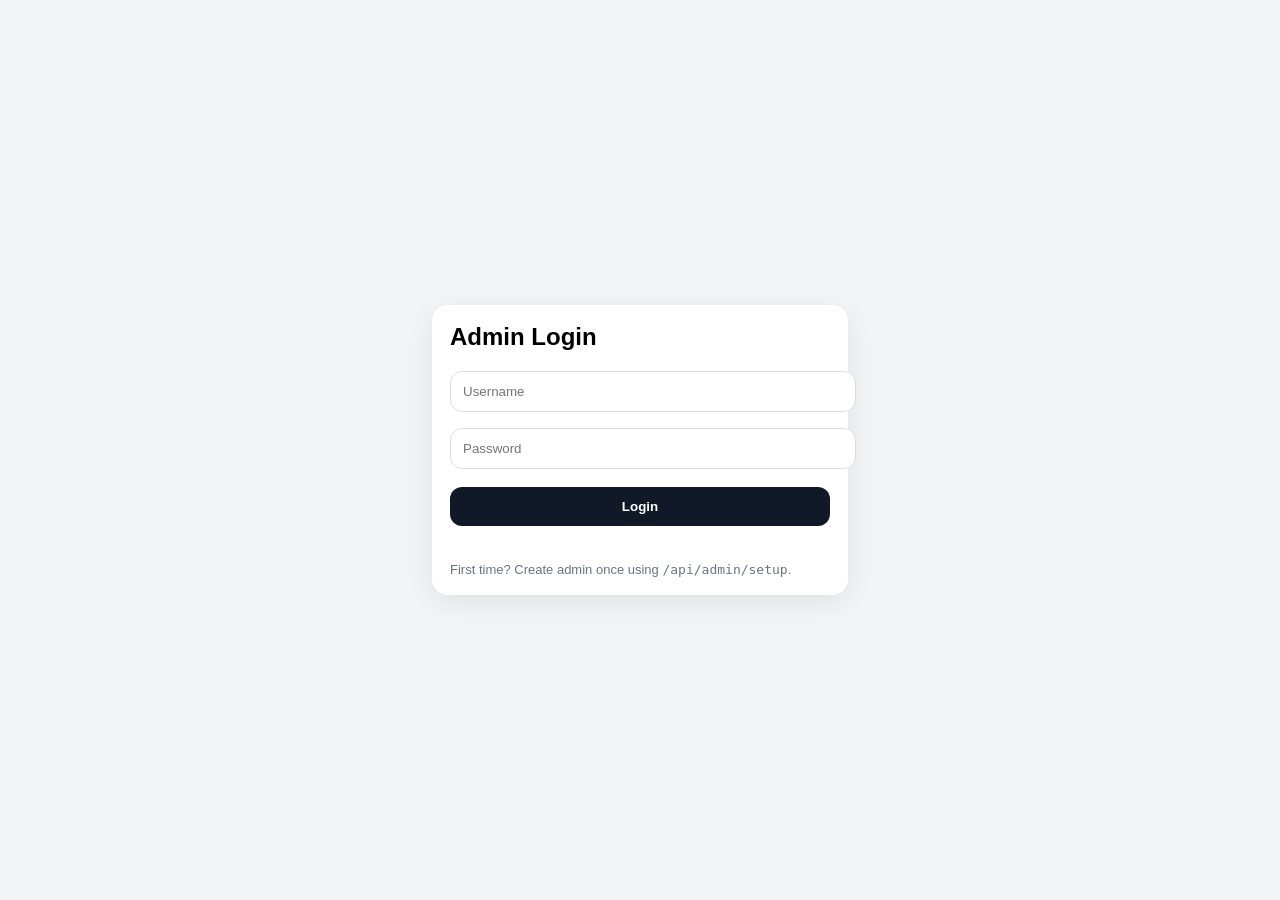
<file: admin-login.html>
<!DOCTYPE html>
<html lang="en">
<head>
  <meta charset="UTF-8" />
  <meta name="viewport" content="width=device-width, initial-scale=1.0"/>
  <title>Admin Login</title>
  <style>
    body{font-family:Arial;margin:0;background:#f3f4f6;display:flex;min-height:100vh;align-items:center;justify-content:center}
    .card{width:380px;background:#fff;border-radius:16px;padding:18px;box-shadow:0 8px 30px rgba(0,0,0,.08)}
    h2{margin:0 0 12px}
    input{width:100%;padding:12px;border:1px solid #ddd;border-radius:12px;margin:8px 0}
    button{width:100%;padding:12px;border-radius:12px;background:#111827;color:#fff;border:none;font-weight:800;cursor:pointer;margin-top:10px}
    .small{font-size:13px;color:#6b7280;margin-top:10px}
    .err{color:#b91c1c;font-size:13px;margin-top:8px;min-height:18px}
  </style>
</head>
<body>
  <div class="card">
    <h2>Admin Login</h2>
    <input id="u" placeholder="Username" />
    <input id="p" type="password" placeholder="Password" />
    <button id="loginBtn">Login</button>
    <div class="err" id="err"></div>
    <div class="small">
      First time? Create admin once using <code>/api/admin/setup</code>.
    </div>
  </div>

  <script src="admin-login.js"></script>
</body>
</html>
</file>
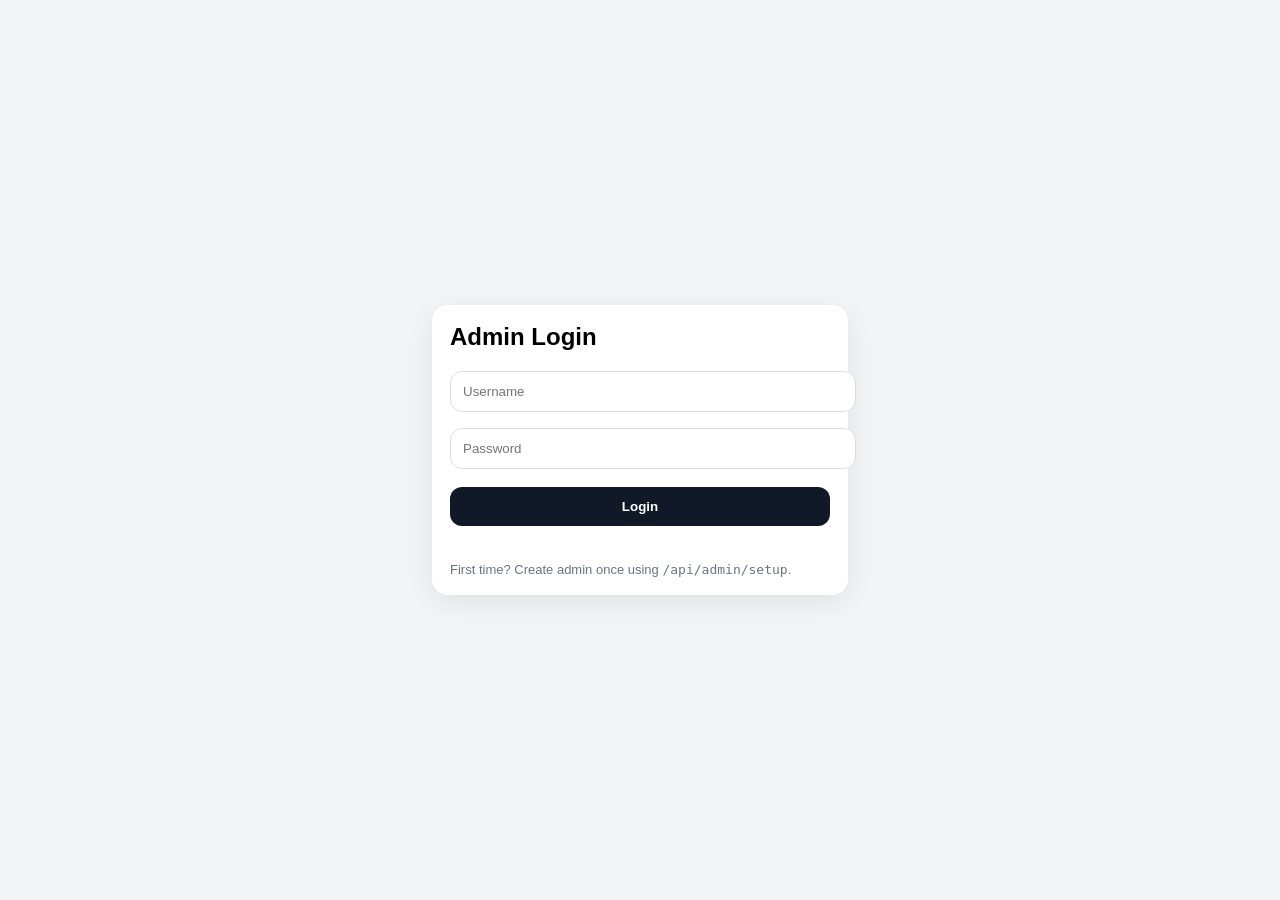
<file: admin.html>
<!DOCTYPE html>
<html lang="en">
<head>
  <meta charset="UTF-8" />
  <meta name="viewport" content="width=device-width, initial-scale=1.0"/>
  <title>Admin - Orders</title>
  <style>
    body{font-family:Arial;margin:0;background:#f3f4f6}
    .wrap{max-width:1200px;margin:24px auto;padding:0 14px}
    .card{background:#fff;border-radius:16px;padding:16px;box-shadow:0 8px 30px rgba(0,0,0,.08)}
    .top{display:flex;gap:12px;align-items:center;justify-content:space-between;flex-wrap:wrap}
    .small{color:#6b7280;font-size:13px}
    .stats{display:flex;gap:10px;flex-wrap:wrap;margin-top:12px}
    .stat{background:#fafafa;border:1px solid #eee;border-radius:14px;padding:12px;min-width:170px}
    .stat .k{color:#6b7280;font-size:12px}
    .stat .v{font-weight:800;font-size:18px;margin-top:4px}
    input{padding:10px 12px;border:1px solid #ddd;border-radius:12px;width:320px}
    .btn{padding:10px 12px;border-radius:12px;background:#111827;color:#fff;border:none;cursor:pointer;font-weight:700}
    .btn.gray{background:#374151}
    table{width:100%;border-collapse:collapse;margin-top:12px}
    th,td{padding:10px;border-bottom:1px solid #eee;text-align:left;font-size:14px;vertical-align:top}
    th{background:#fafafa}
    .items{display:flex;flex-direction:column;gap:8px}
    .item{display:flex;gap:10px;border:1px solid #eee;border-radius:14px;padding:8px;background:#fff}
    .item img{width:46px;height:46px;object-fit:cover;border-radius:12px;border:1px solid #eee}
    .badge{display:inline-block;padding:6px 10px;border-radius:999px;font-weight:800;font-size:12px}
    .pending{background:#fff7ed;color:#9a3412}
    .confirmed{background:#eff6ff;color:#1d4ed8}
    .delivered{background:#ecfdf5;color:#047857}
    .cancelled{background:#fef2f2;color:#b91c1c}
    select{padding:8px 10px;border:1px solid #ddd;border-radius:12px}
    .danger{background:#dc2626}
  </style>
</head>
<body>
  <div class="wrap">
    <div class="card">
      <div class="top">
        <div>
          <h2 style="margin:0">Admin Orders</h2>
          <div class="small">Data from <code>/api/orders</code></div>
        </div>
        <div style="display:flex;gap:10px;align-items:center;flex-wrap:wrap">
          <input id="q" placeholder="Search name / phone / address..." />
          <button class="btn" id="refreshBtn">Refresh</button>
          <button class="btn gray" onclick="location.href='/'">Home</button>
        </div>
      </div>

      <div class="stats">
        <div class="stat"><div class="k">Total Orders</div><div class="v" id="stOrders">0</div></div>
        <div class="stat"><div class="k">Total Revenue</div><div class="v" id="stRevenue">₹0</div></div>
        <div class="stat"><div class="k">Pending</div><div class="v" id="stPending">0</div></div>
        <div class="stat"><div class="k">Delivered</div><div class="v" id="stDelivered">0</div></div>
      </div>

      <table>
        <thead>
          <tr>
            <th>ID</th>
            <th>Created</th>
            <th>Customer</th>
            <th>Total</th>
            <th>Status</th>
            <th>Address</th>
            <th>Items</th>
            <th>Actions</th>
          </tr>
        </thead>
        <tbody id="rows"></tbody>
      </table>
    </div>
  </div>

  <script src="admin.js"></script>
</body>
</html>
</file>
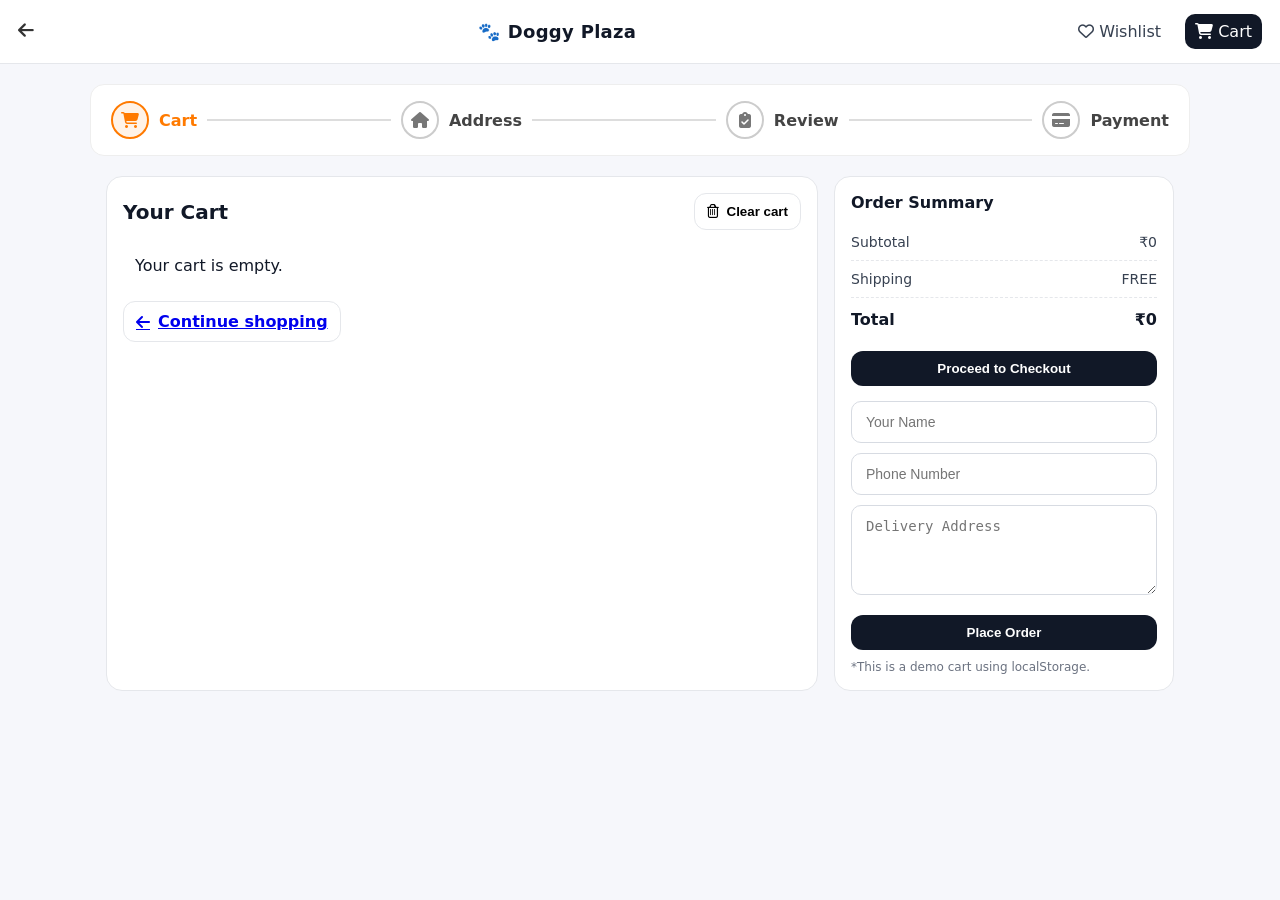
<file: cart.html>
<!DOCTYPE html>
<html lang="en">
<head>
  <meta charset="UTF-8" />
  <meta name="viewport" content="width=device-width, initial-scale=1.0"/>
  <title>Cart - Doggy Plaza</title>
  <link rel="stylesheet" href="cart.css" />
  <link rel="stylesheet"
        href="https://cdnjs.cloudflare.com/ajax/libs/font-awesome/6.5.1/css/all.min.css">
</head>

<body>
  <!-- Top Bar -->
  <header class="cart-topbar">
    <button class="back-btn" onclick="goBack()">
    <i class="fa-solid fa-arrow-left"></i>
  </button>
    <a class="brand" href="index.html">
      🐾 <span>Doggy Plaza</span>
    </a>

    <div class="top-actions">
      <a class="link" href="wishlist.html"><i class="fa-regular fa-heart"></i> Wishlist</a>
      <a class="link active" href="cart.html"><i class="fa-solid fa-cart-shopping"></i> Cart</a>
    </div>
  </header>

<!-- Checkout Stepper -->
<div class="checkout-stepper">
  <div class="step active">
    <div class="circle"><i class="fa-solid fa-cart-shopping"></i></div>
    <span>Cart</span>
  </div>

  <div class="line"></div>

  <div class="step">
    <div class="circle"><i class="fa-solid fa-house"></i></div>
    <span>Address</span>
  </div>

  <div class="line"></div>

  <div class="step">
    <div class="circle"><i class="fa-solid fa-clipboard-check"></i></div>
    <span>Review</span>
  </div>

  <div class="line"></div>

  <div class="step">
    <div class="circle"><i class="fa-solid fa-credit-card"></i></div>
    <span>Payment</span>
  </div>
</div>


  <main class="cart-wrap">
    <!-- Left: Items -->
    <section class="cart-left">
      <div class="cart-title-row">
        <h2>Your Cart</h2>
        <button class="btn btn-outline" id="clearCartBtn">
          <i class="fa-regular fa-trash-can"></i> Clear cart
        </button>
      </div>

      <div id="cartList" class="cart-list"></div>

      <div class="cart-footer-actions">
        <a href="index.html" class="btn btn-outline">
          <i class="fa-solid fa-arrow-left"></i> Continue shopping
        </a>
      </div>
    </section>

    <!-- Right: Summary -->
    <aside class="cart-right">
      <div class="summary-card">
        <h3>Order Summary</h3>

        <div class="summary-row">
          <span>Subtotal</span>
          <span>₹<span id="subTotal">0</span></span>
        </div>

        <div class="summary-row">
          <span>Shipping</span>
          <span id="shippingText">FREE</span>
        </div>

        <div class="summary-row total">
          <span>Total</span>
          <span>₹<span id="cartTotal">0</span></span>
        </div>
        <button class="btn btn-primary" id="checkoutBtn">
  Proceed to Checkout
</button>

<!-- Checkout Form -->
<div class="checkout-form" style="margin-top:15px;">
  <input id="custName" type="text" placeholder="Your Name" required />
  <input id="custPhone" type="text" placeholder="Phone Number" required />
  <textarea id="custAddress" placeholder="Delivery Address" required></textarea>

  <button class="btn btn-primary" id="placeOrderBtn" style="margin-top:10px;">
    Place Order
  </button>
</div>

<p class="note">*This is a demo cart using localStorage.</p>
      </div>
    </aside>
  </main>

  <script src="store.js"></script>
<script src="cart.js"></script>
<script src="auth.js"></script>



   <!-- Back button script -->
  <script>
    function goBack(){
      window.history.back();
    }
  </script>
</body>
</html>
</file>
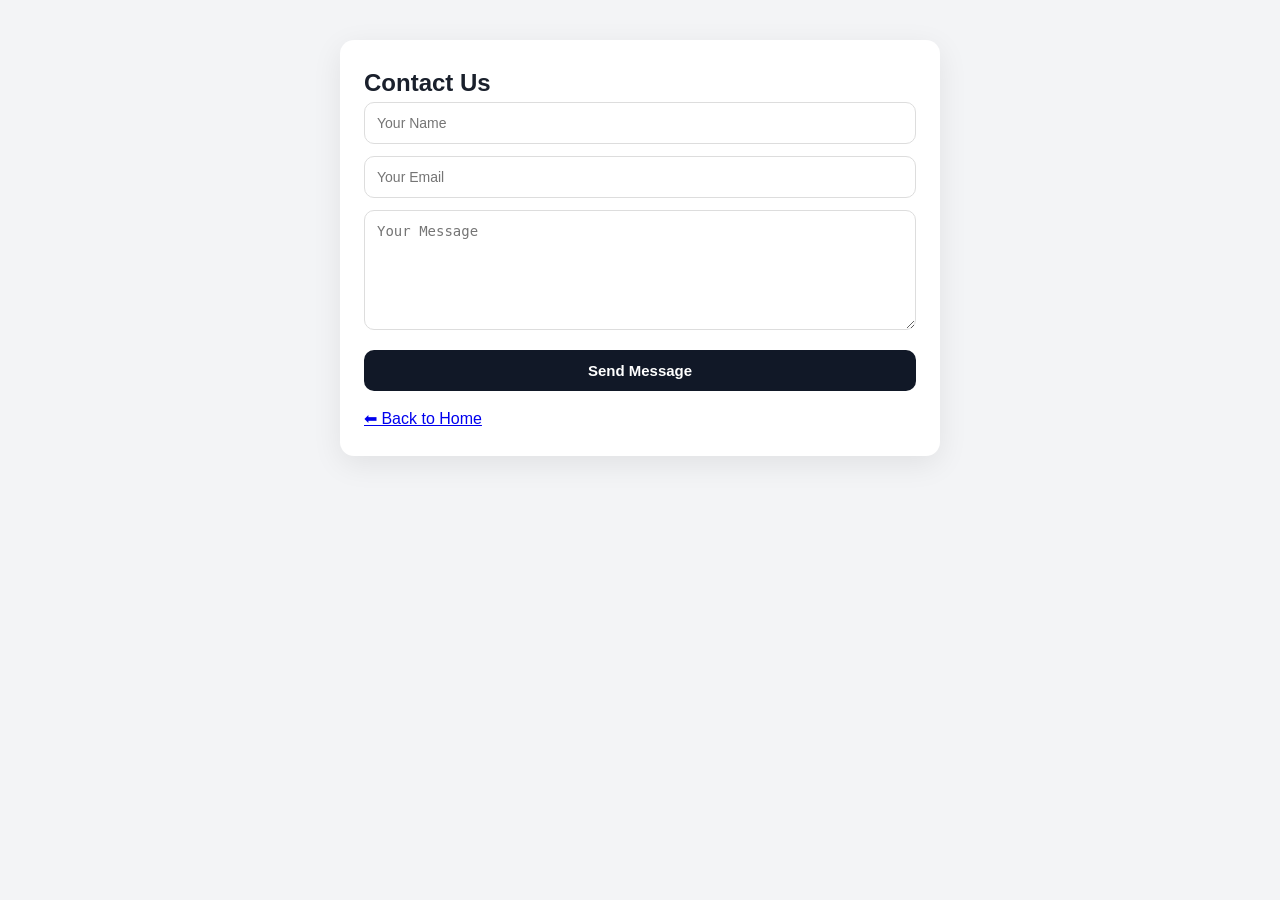
<file: contact.html>
<!DOCTYPE html>
<html lang="en">
<head>
  <meta charset="UTF-8" />
  <meta name="viewport" content="width=device-width, initial-scale=1.0"/>
  <title>Contact - Doggy Plaza</title>
  <link rel="stylesheet" href="style.css">
  <style>
    body { background:#f3f4f6; font-family:Arial; }
    .contact-box {
      max-width:600px;
      margin:40px auto;
      background:#fff;
      padding:24px;
      border-radius:14px;
      box-shadow:0 8px 30px rgba(0,0,0,.08);
    }
    .contact-box h2 { margin-top:0; }
    .contact-box input,
    .contact-box textarea {
      width:100%;
      padding:12px;
      margin-bottom:12px;
      border:1px solid #ddd;
      border-radius:10px;
      font-size:14px;
    }
    .contact-box textarea { min-height:120px; }
    .btn {
      padding:12px;
      width:100%;
      background:#111827;
      color:white;
      border:none;
      border-radius:10px;
      font-size:15px;
      cursor:pointer;
    }
    .btn:hover { opacity:0.9; }
  </style>
</head>

<body>
  <div class="contact-box">
    <h2>Contact Us</h2>

    <form id="contactForm">
      <input id="cName" type="text" placeholder="Your Name" required />
      <input id="cEmail" type="email" placeholder="Your Email" required />
      <textarea id="cMsg" placeholder="Your Message" required></textarea>
      <button class="btn" type="submit">Send Message</button>
    </form>

    <p style="margin-top:15px;">
      <a href="/">⬅ Back to Home</a>
    </p>
  </div>

  <script src="contact.js"></script>
</body>
</html>
</file>
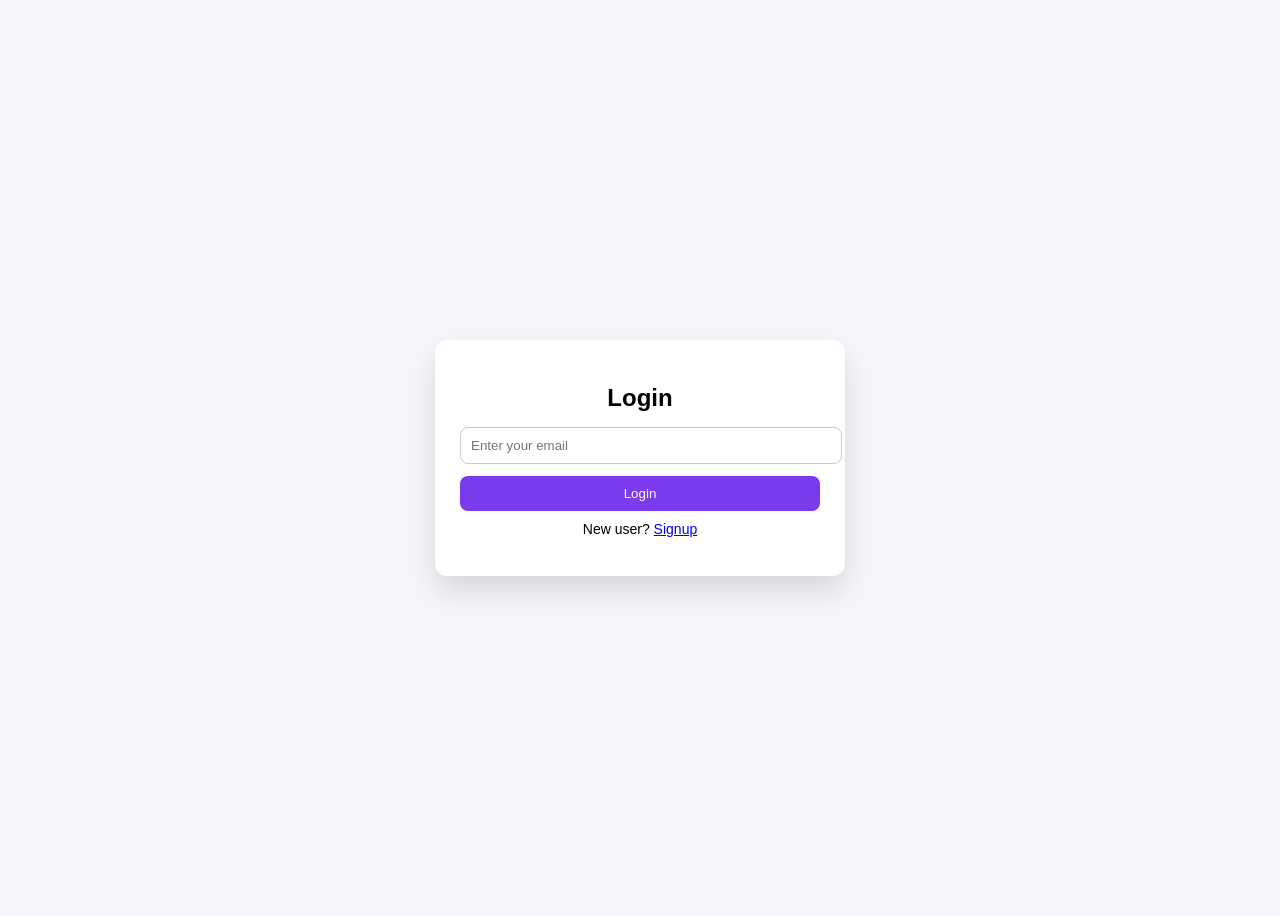
<file: login.html>
<!DOCTYPE html>
<html lang="en">
<head>
  <meta charset="UTF-8">
  <title>Login | Doggy Plaza</title>
  <meta name="viewport" content="width=device-width, initial-scale=1">

  <style>
    body{
      min-height:100vh;
      display:flex;
      justify-content:center;
      align-items:center;
      font-family:Segoe UI, sans-serif;
      background:#f4f6fb;
    }
    .box{
      width:360px;
      background:#fff;
      padding:25px;
      border-radius:12px;
      box-shadow:0 15px 30px rgba(0,0,0,.12);
    }
    h2{text-align:center;margin-bottom:15px;}
    input{
      width:100%;
      padding:10px;
      margin-bottom:12px;
      border-radius:8px;
      border:1px solid #ccc;
    }
    button{
      width:100%;
      padding:10px;
      border:none;
      border-radius:8px;
      background:#7c3aed;
      color:white;
      cursor:pointer;
    }
    .switch{
      text-align:center;
      margin-top:10px;
      font-size:14px;
    }
    .msg{text-align:center;margin-top:10px;font-size:14px;color:red;}
  </style>
</head>

<body>

<div class="box">
  <h2>Login</h2>

  <input
    id="email"
    type="email"
    placeholder="Enter your email"
  >

  <button onclick="login()">Login</button>

  <div class="switch">
    New user? <a href="signup.html">Signup</a>
  </div>

  <p id="msg" class="msg"></p>
</div>

<script>
function login(){
  const email = document.getElementById("email").value.trim();
  const msg = document.getElementById("msg");

  if(!email || !email.includes("@")){
    msg.textContent = "Enter valid email";
    return;
  }

  // Send OTP again for login
  fetch("http://127.0.0.1:5000/api/send-otp", {
    method: "POST",
    headers: { "Content-Type": "application/json" },
    body: JSON.stringify({ email })
  })
  .then(res => res.json())
  .then(data => {
    if(data.ok){
      localStorage.setItem("otp_email", email);
      window.location.href = "verify-otp.html";
    } else {
      msg.textContent = data.error;
    }
  })
  .catch(() => msg.textContent = "Server error");
}
</script>

</body>
</html>
</file>
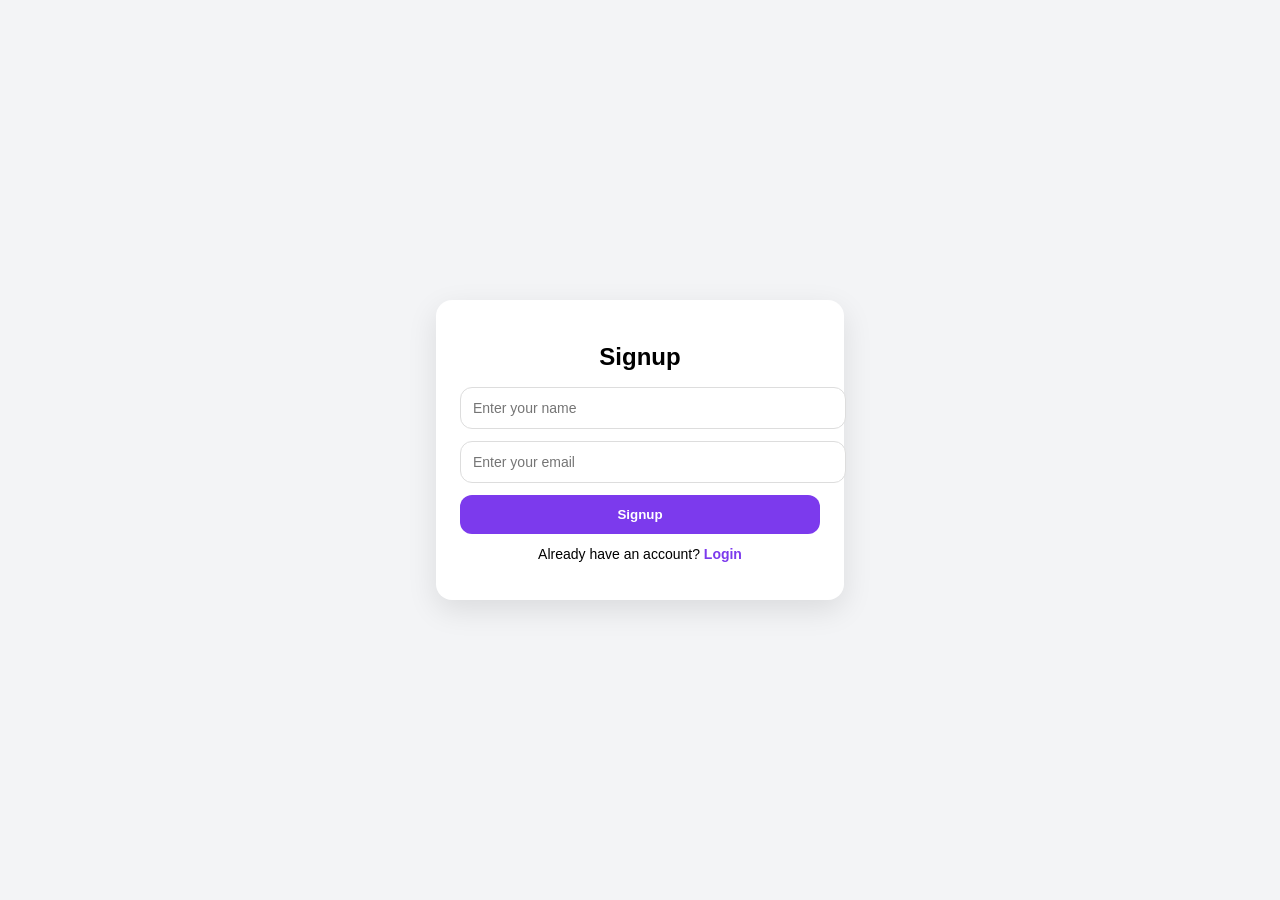
<file: signup.html>
<!DOCTYPE html>
<html lang="en">
<head>
  <meta charset="UTF-8" />
  <meta name="viewport" content="width=device-width, initial-scale=1.0"/>
  <title>Signup | Doggy Plaza</title>

  <style>
    body{
      font-family:Arial, sans-serif;
      background:#f3f4f6;
      display:flex;
      align-items:center;
      justify-content:center;
      height:100vh;
      margin:0;
    }
    .card{
      background:#fff;
      padding:24px;
      border-radius:16px;
      width:360px;
      box-shadow:0 10px 30px rgba(0,0,0,.1);
    }
    h2{text-align:center;margin-bottom:16px}
    input{
      width:100%;
      padding:12px;
      margin-bottom:12px;
      border-radius:12px;
      border:1px solid #ddd;
      font-size:14px;
    }
    button{
      width:100%;
      padding:12px;
      border:none;
      border-radius:12px;
      background:#7c3aed;
      color:#fff;
      font-weight:700;
      cursor:pointer;
    }
    p{text-align:center;margin-top:12px;font-size:14px}
    a{color:#7c3aed;text-decoration:none;font-weight:600}
  </style>
</head>
<body>

<div class="card">
  <h2>Signup</h2>

  <input
    type="text"
    id="name"
    placeholder="Enter your name"
  />

  <input
    type="email"
    id="email"
    placeholder="Enter your email"
  />

  <button onclick="signup()">Signup</button>

  <p>Already have an account?
    <a href="login.html">Login</a>
  </p>
</div>

<script>
function signup(){
  const name = document.getElementById("name").value.trim();
  const email = document.getElementById("email").value.trim();

  if(!name || !email || !email.includes("@")){
    alert("Enter valid name and email");
    return;
  }

  fetch("http://127.0.0.1:5000/api/send-otp", {
    method: "POST",
    headers: { "Content-Type": "application/json" },
    body: JSON.stringify({ name, email })
  })
  .then(res => res.json())
  .then(data => {
    if(data.ok){
      localStorage.setItem("otp_email", email);
      localStorage.setItem("otp_name", name);
      window.location.href = "verify-otp.html";
    } else {
      alert(data.error);
    }
  })
  .catch(() => alert("Server error"));
}
</script>

</body>
</html>
</file>
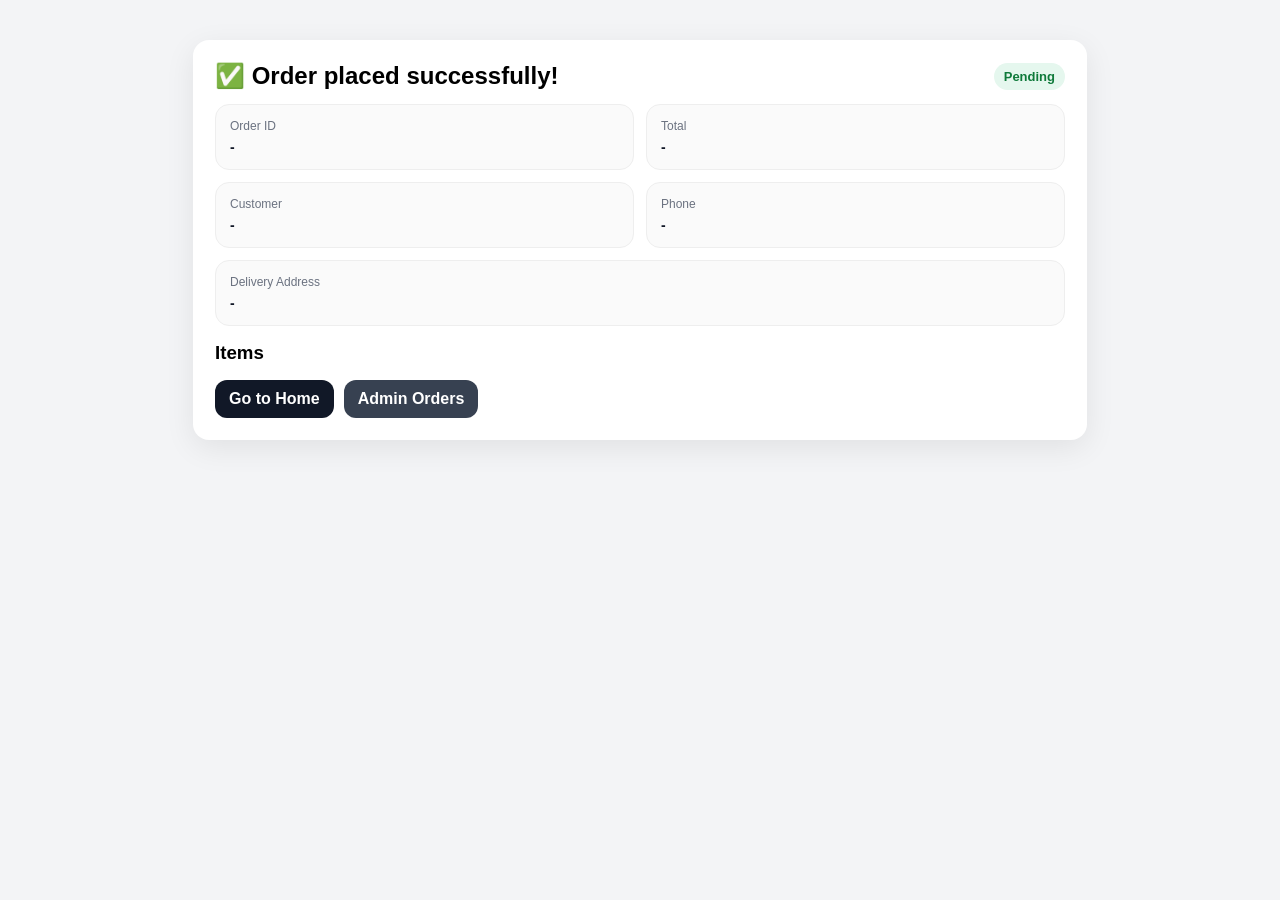
<file: success.html>
<!DOCTYPE html>
<html lang="en">
<head>
  <meta charset="UTF-8" />
  <meta name="viewport" content="width=device-width, initial-scale=1.0"/>
  <title>Order Success - Doggy Plaza</title>
  <style>
    body{font-family:Arial;background:#f3f4f6;margin:0}
    .box{max-width:850px;margin:40px auto;background:#fff;padding:22px;border-radius:16px;box-shadow:0 8px 30px rgba(0,0,0,.08)}
    .top{display:flex;justify-content:space-between;gap:10px;flex-wrap:wrap;align-items:center}
    .badge{padding:6px 10px;border-radius:999px;background:#e5f7ee;color:#0f7a3a;font-weight:700;font-size:13px}
    .grid{display:grid;grid-template-columns:1fr 1fr;gap:12px;margin-top:14px}
    .card{border:1px solid #eee;border-radius:14px;padding:14px;background:#fafafa}
    .label{color:#6b7280;font-size:12px;margin-bottom:6px}
    .value{font-size:14px;font-weight:700;color:#111827}
    .items{margin-top:14px}
    .item{display:flex;gap:12px;border:1px solid #eee;border-radius:14px;padding:10px;margin-top:10px}
    .item img{width:60px;height:60px;object-fit:cover;border-radius:12px;background:#fff;border:1px solid #eee}
    .item h4{margin:0;font-size:14px}
    .muted{color:#6b7280;font-size:13px;margin-top:4px}
    .btns{display:flex;gap:10px;flex-wrap:wrap;margin-top:16px}
    .btn{padding:10px 14px;border-radius:12px;background:#111827;color:#fff;text-decoration:none;font-weight:700}
    .btn.gray{background:#374151}
  </style>
</head>
<body>
  <div class="box">
    <div class="top">
      <h2 style="margin:0">✅ Order placed successfully!</h2>
      <span class="badge" id="statusBadge">Pending</span>
    </div>

    <div class="grid">
      <div class="card">
        <div class="label">Order ID</div>
        <div class="value" id="orderId">-</div>
      </div>
      <div class="card">
        <div class="label">Total</div>
        <div class="value" id="total">-</div>
      </div>
      <div class="card">
        <div class="label">Customer</div>
        <div class="value" id="name">-</div>
      </div>
      <div class="card">
        <div class="label">Phone</div>
        <div class="value" id="phone">-</div>
      </div>
      <div class="card" style="grid-column:1/-1">
        <div class="label">Delivery Address</div>
        <div class="value" id="address">-</div>
      </div>
    </div>

    <div class="items">
      <h3 style="margin:16px 0 0">Items</h3>
      <div id="itemsList"></div>
    </div>

    <div class="btns">
      <a class="btn" href="/">Go to Home</a>
      <a class="btn gray" href="/admin.html">Admin Orders</a>
    </div>
  </div>

  <script src="success.js"></script>
</body>
</html>
</file>
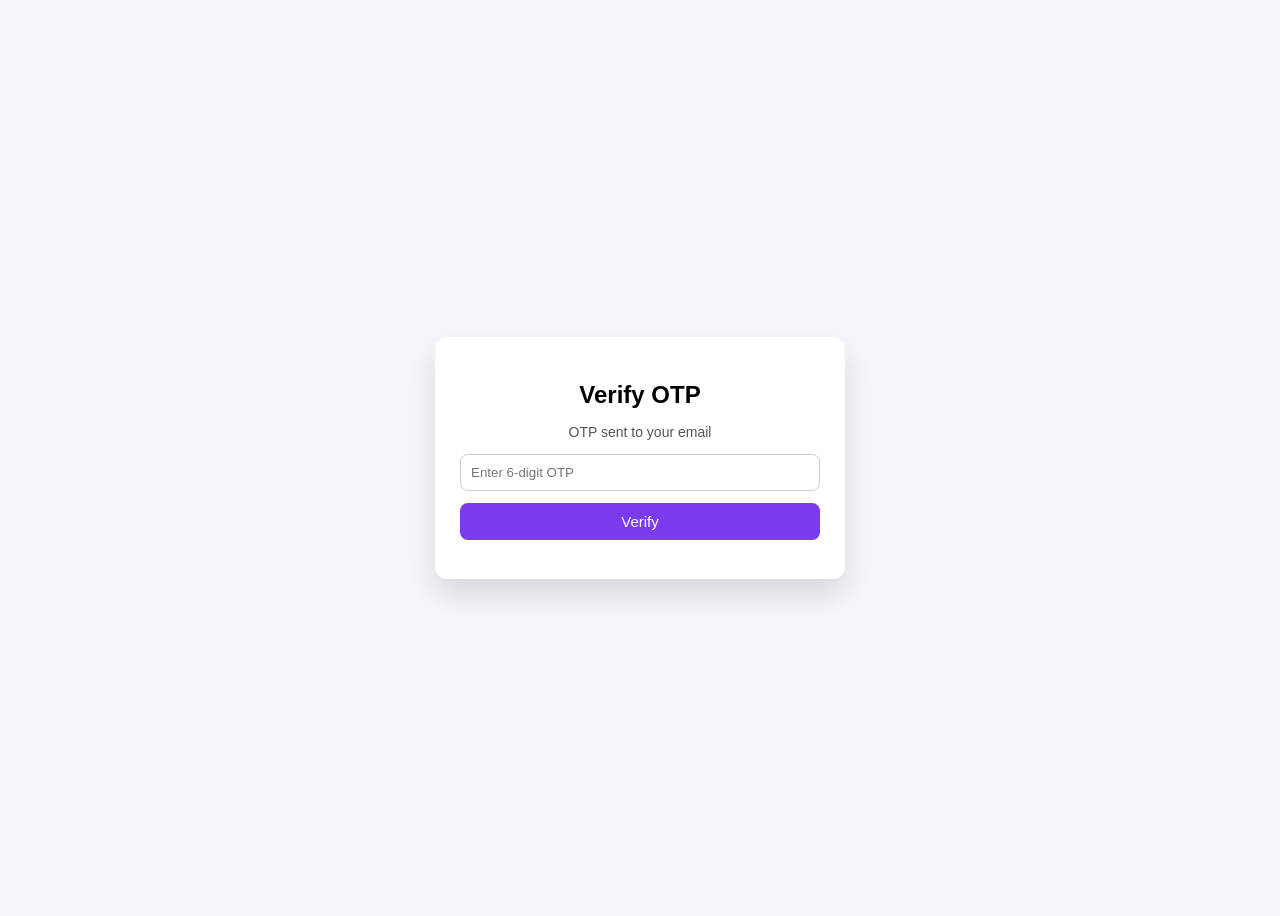
<file: verify-otp.html>
<!DOCTYPE html>
<html lang="en">
<head>
  <meta charset="UTF-8">
  <title>Verify OTP | Doggy Plaza</title>
  <meta name="viewport" content="width=device-width, initial-scale=1">
  <style>
    body {
      min-height: 100vh;
      display: flex;
      justify-content: center;
      align-items: center;
      font-family: Segoe UI, sans-serif;
      background: #f4f6fb;
    }
    .box {
      width: 360px;
      background: #fff;
      padding: 25px;
      border-radius: 12px;
      box-shadow: 0 15px 30px rgba(0,0,0,.12);
    }
    h2 { text-align: center; margin-bottom: 15px; }
    input {
      width: 100%;
      padding: 10px;
      margin-bottom: 12px;
      border-radius: 8px;
      border: 1px solid #ccc;
      box-sizing: border-box;
    }
    button {
      width: 100%;
      padding: 10px;
      border: none;
      border-radius: 8px;
      background: #7c3aed;
      color: white;
      cursor: pointer;
      font-size: 15px;
    }
    .msg { text-align: center; margin-top: 10px; font-size: 14px; color: red; }
  </style>
</head>
<body>

<div class="box">
  <h2>Verify OTP</h2>
  <p style="text-align:center; font-size:14px; color:#555;">
    OTP sent to your email
  </p>

  <input
    type="text"
    id="otp"
    placeholder="Enter 6-digit OTP"
    maxlength="6"
  />

  <button onclick="verifyOtp()">Verify</button>

  <p id="msg" class="msg"></p>
</div>

<script>
function verifyOtp() {
  const otp = document.getElementById("otp").value.trim();
  const email = localStorage.getItem("otp_email");
  const msg = document.getElementById("msg");

  if (!otp || otp.length !== 6) {
    msg.textContent = "Enter valid 6-digit OTP";
    return;
  }

  if (!email) {
    msg.textContent = "Session expired. Please signup again.";
    return;
  }

  fetch("http://127.0.0.1:5000/api/verify-otp", {
    method: "POST",
    headers: { "Content-Type": "application/json" },
    body: JSON.stringify({ email, otp })
  })
  .then(res => res.json())
  .then(data => {
    if (data.ok) {
      localStorage.setItem("dp_user", JSON.stringify(data.user));
      localStorage.removeItem("otp_email");
      localStorage.removeItem("otp_name");
      window.location.href = "index.html"; // redirect after login
    } else {
      msg.textContent = data.error;
    }
  })
  .catch(() => msg.textContent = "Server error");
}
</script>

</body>
</html>
</file>
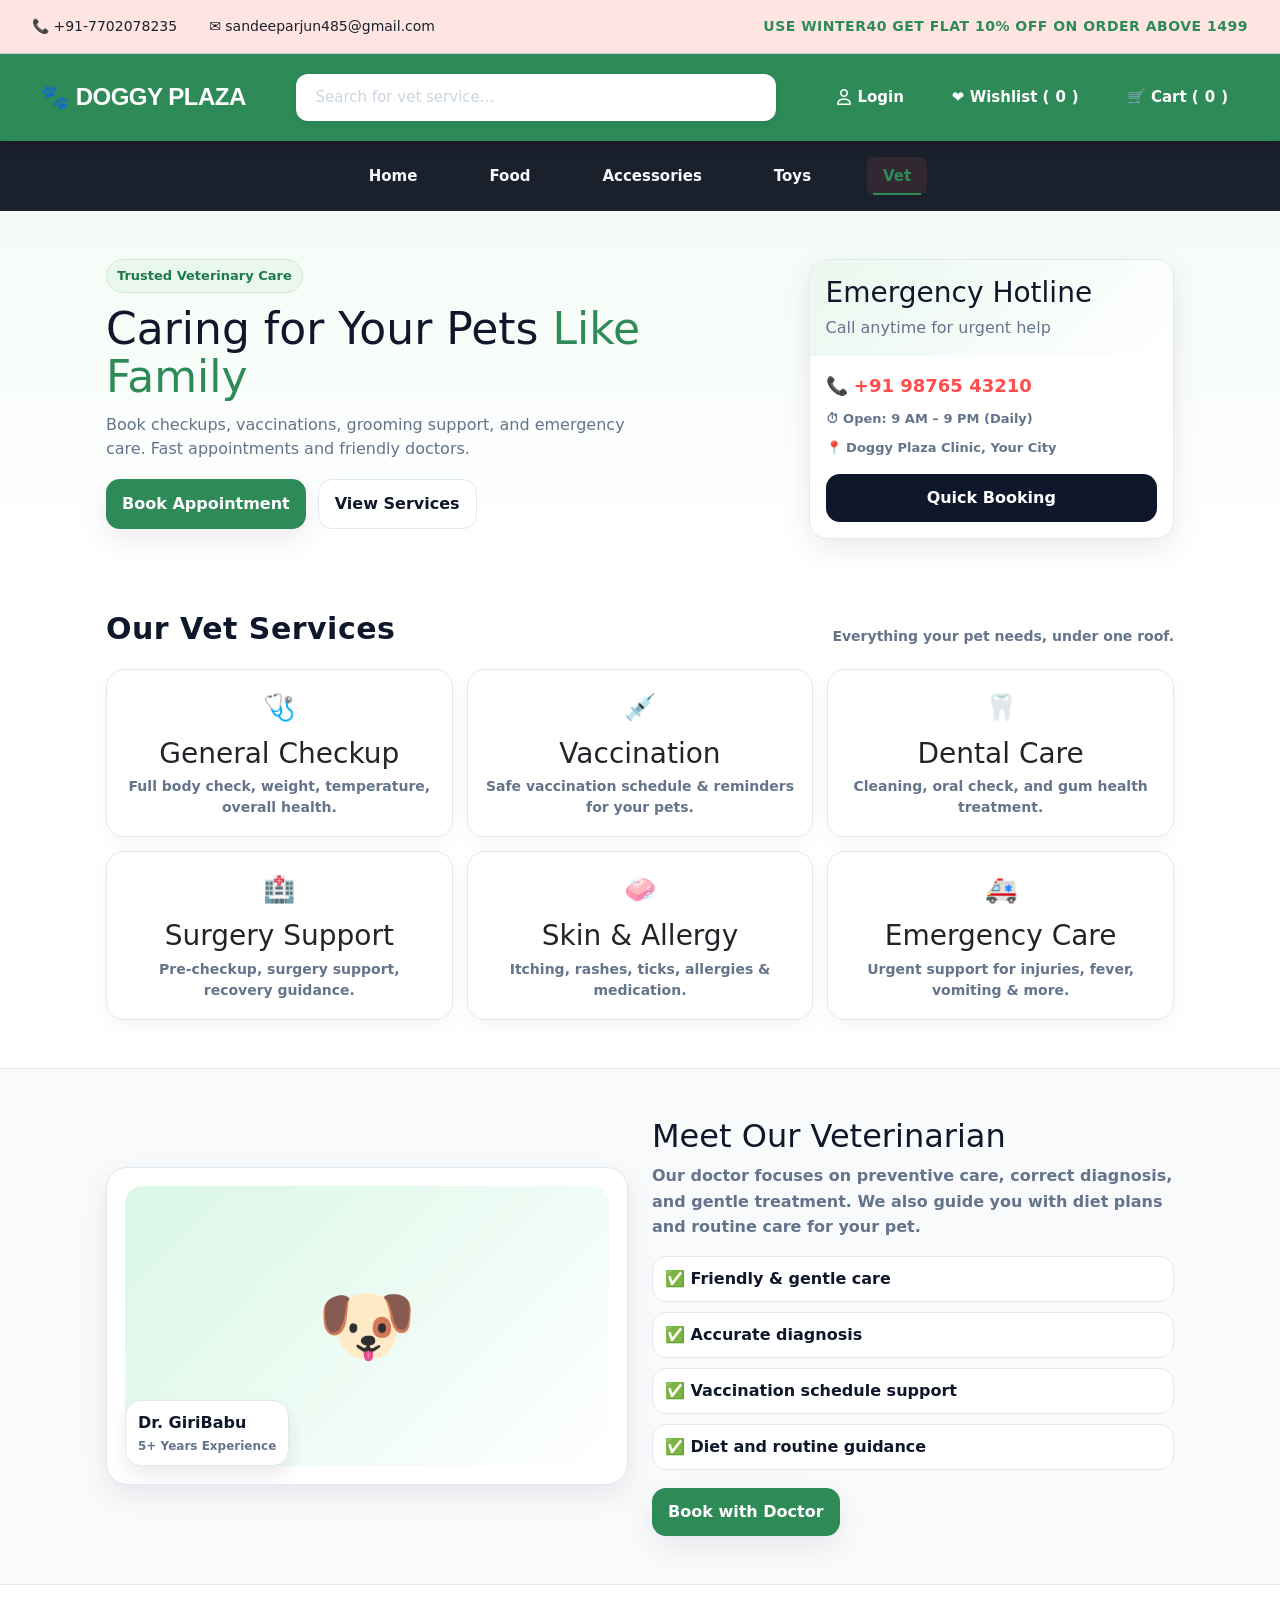
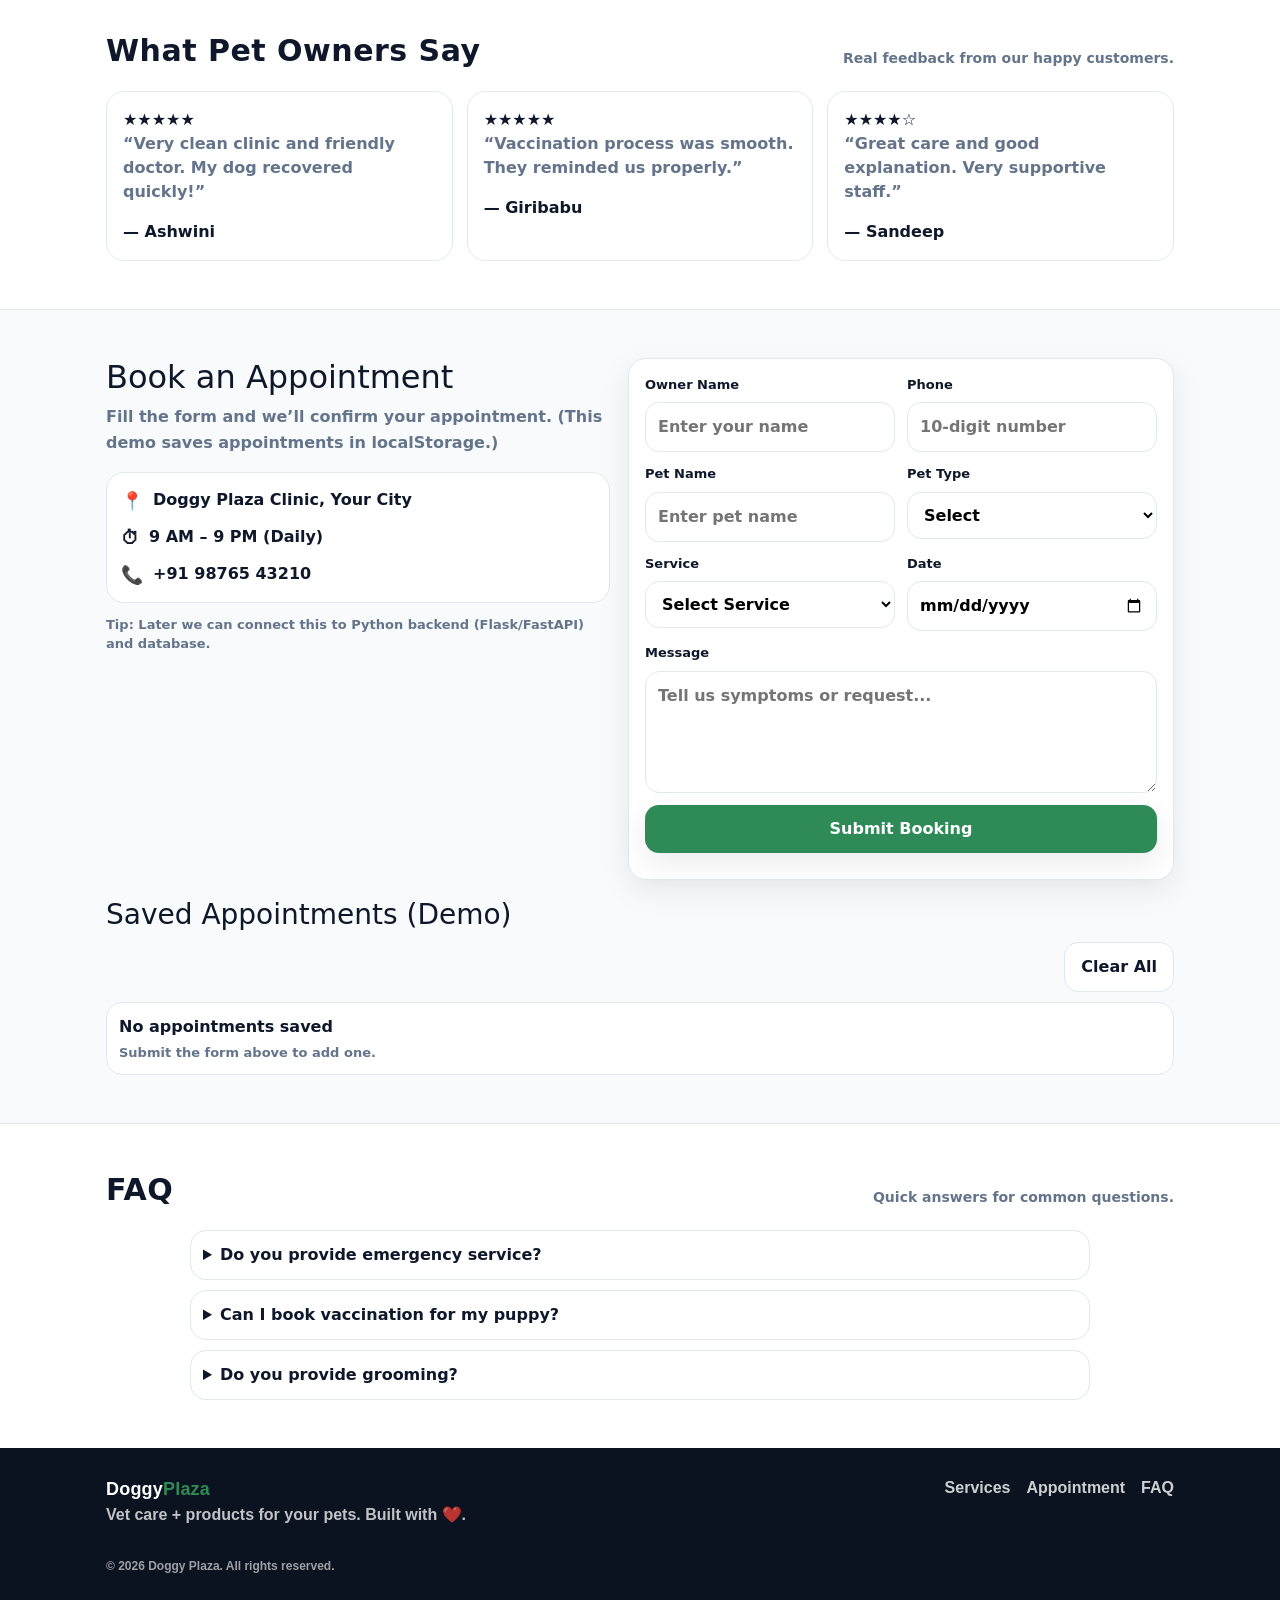
<file: vet.html>
<!DOCTYPE html>
<html lang="en">
<head>
  <link rel="stylesheet" href="style.css">

  <meta charset="UTF-8" />
  <meta name="viewport" content="width=device-width, initial-scale=1.0" />
  <title>Doggy Plaza - Vet Care</title>

  <link href="https://cdn.jsdelivr.net/npm/bootstrap@5.3.2/dist/css/bootstrap.min.css" rel="stylesheet">
  <link rel="stylesheet" href="dogfood.css">
  <link rel="stylesheet" href="vet.css"> <!-- (optional) your vet page styles -->
  <link rel="stylesheet" href="https://cdnjs.cloudflare.com/ajax/libs/font-awesome/6.5.1/css/all.min.css">
</head>

<body>

  <!-- TOP INFO BAR -->
  <div class="top-info-bar">
    <div class="top-left">
      <span>📞 +91-7702078235</span>
      <span>✉️ sandeeparjun485@gmail.com</span>
    </div>

    <div class="top-center">
      USE WINTER40 GET FLAT 10% OFF ON ORDER ABOVE 1499
    </div>
  </div>

  <!-- HEADER WITH SEARCH -->
  <header class="header">
    <div class="logo">🐾 DOGGY PLAZA</div>

    <!-- SEARCH BAR -->
     <input type="text" id="search" placeholder="Search for vet service...">

     <div class="header-links">
  <a href="login.html" id="loginLink" class="login-link">
    <i class="fa-regular fa-user"></i>
    <span id="loginText">Login</span>
  </a>

  <a href="wishlist.html">❤️ Wishlist (<span id="wishCount">0</span>)</a>
  <a href="cart.html">🛒 Cart (<span id="cartCount">0</span>)</a>
</div>
  </header>

  <!-- NAVBAR -->
  <nav class="main-navbar">
    <a href="index.html">Home</a>
    <a href="dogfood.html">Food</a>
    <a href="accessories.html">Accessories</a>
    <a href="toys.html">Toys</a>
    <a href="vet.html" class="active">Vet</a>
  </nav>


<body>
 
  <!-- Hero -->
  <section class="hero">
    <div class="container hero-grid">
      <div class="hero-text">
        <div class="pill">Trusted Veterinary Care</div>
        <h1>Caring for Your Pets <span>Like Family</span></h1>
        <p>
          Book checkups, vaccinations, grooming support, and emergency care.
          Fast appointments and friendly doctors.
        </p>

        <div class="hero-actions">
          <a class="btn primary" href="#appointment">Book Appointment</a>
          <a class="btn ghost" href="#services">View Services</a>
        </div>

      </div>

      <div class="hero-card">
        <div class="hero-card-top">
          <h3>Emergency Hotline</h3>
          <p>Call anytime for urgent help</p>
        </div>
        <div class="hero-card-mid">
          <div class="hotline">📞 +91 98765 43210</div>
          <div class="time">⏱ Open: 9 AM – 9 PM (Daily)</div>
          <div class="addr">📍 Doggy Plaza Clinic, Your City</div>
        </div>
        <a class="btn secondary" href="#appointment">Quick Booking</a>
      </div>
    </div>
  </section>

  <!-- Services -->
  <section class="section" id="services">
    <div class="container">
      <div class="section-head">
        <h2>Our Vet Services</h2>
        <p>Everything your pet needs, under one roof.</p>
      </div>

      <div class="grid cards">
        <div class="card">
          <div class="icon">🩺</div>
          <h3>General Checkup</h3>
          <p>Full body check, weight, temperature, overall health.</p>
        </div>

        <div class="card">
          <div class="icon">💉</div>
          <h3>Vaccination</h3>
          <p>Safe vaccination schedule & reminders for your pets.</p>
        </div>

        <div class="card">
          <div class="icon">🦷</div>
          <h3>Dental Care</h3>
          <p>Cleaning, oral check, and gum health treatment.</p>
        </div>

        <div class="card">
          <div class="icon">🏥</div>
          <h3>Surgery Support</h3>
          <p>Pre-checkup, surgery support, recovery guidance.</p>
        </div>

        <div class="card">
          <div class="icon">🧼</div>
          <h3>Skin & Allergy</h3>
          <p>Itching, rashes, ticks, allergies & medication.</p>
        </div>

        <div class="card">
          <div class="icon">🚑</div>
          <h3>Emergency Care</h3>
          <p>Urgent support for injuries, fever, vomiting & more.</p>
        </div>
      </div>
    </div>
  </section>

  <!-- Doctor -->
  <section class="section alt">
    <div class="container doctor-grid">
      <div class="doctor-img">
        <div class="img-box">
          <div class="img-fake">🐶</div>
          <div class="img-note">
            <strong>Dr. GiriBabu</strong>
            <span>5+ Years Experience</span>
          </div>
        </div>
      </div>

      <div class="doctor-text">
        <h2>Meet Our Veterinarian</h2>
        <p>
          Our doctor focuses on preventive care, correct diagnosis, and gentle treatment.
          We also guide you with diet plans and routine care for your pet.
        </p>

        <div class="doctor-points">
          <div class="point">✅ Friendly & gentle care</div>
          <div class="point">✅ Accurate diagnosis</div>
          <div class="point">✅ Vaccination schedule support</div>
          <div class="point">✅ Diet and routine guidance</div>
        </div>

        <a class="btn primary" href="#appointment">Book with Doctor</a>
      </div>
    </div>
  </section>

  <!-- Testimonials -->
  <section class="section">
    <div class="container">
      <div class="section-head">
        <h2>What Pet Owners Say</h2>
        <p>Real feedback from our happy customers.</p>
      </div>

      <div class="grid testi">
        <div class="testi-card">
          <div class="stars">★★★★★</div>
          <p>“Very clean clinic and friendly doctor. My dog recovered quickly!”</p>
          <div class="who">— Ashwini</div>
        </div>
        <div class="testi-card">
          <div class="stars">★★★★★</div>
          <p>“Vaccination process was smooth. They reminded us properly.”</p>
          <div class="who">— Giribabu</div>
        </div>
        <div class="testi-card">
          <div class="stars">★★★★☆</div>
          <p>“Great care and good explanation. Very supportive staff.”</p>
          <div class="who">— Sandeep</div>
        </div>
      </div>
    </div>
  </section>

  <!-- Appointment -->
  <section class="section alt" id="appointment">
    <div class="container form-grid">
      <div class="form-info">
        <h2>Book an Appointment</h2>
        <p>
          Fill the form and we’ll confirm your appointment.  
          (This demo saves appointments in <b>localStorage</b>.)
        </p>

        <div class="info-box">
          <div class="info-item"><span>📍</span> Doggy Plaza Clinic, Your City</div>
          <div class="info-item"><span>⏱</span> 9 AM – 9 PM (Daily)</div>
          <div class="info-item"><span>📞</span> +91 98765 43210</div>
        </div>

        <div class="mini-note">
          Tip: Later we can connect this to Python backend (Flask/FastAPI) and database.
        </div>
      </div>

      <div class="form-card">
        <form id="apptForm">
          <div class="two">
            <div class="field">
              <label>Owner Name</label>
              <input type="text" id="ownerName" placeholder="Enter your name" required />
            </div>
            <div class="field">
              <label>Phone</label>
              <input type="tel" id="phone" placeholder="10-digit number" required />
            </div>
          </div>

          <div class="two">
            <div class="field">
              <label>Pet Name</label>
              <input type="text" id="petName" placeholder="Enter pet name" required />
            </div>
            <div class="field">
              <label>Pet Type</label>
              <select id="petType" required>
                <option value="">Select</option>
                <option>Dog</option>
                <option>Cat</option>
                <option>Bird</option>
                <option>Other</option>
              </select>
            </div>
          </div>

          <div class="two">
            <div class="field">
              <label>Service</label>
              <select id="service" required>
                <option value="">Select Service</option>
                <option>General Checkup</option>
                <option>Vaccination</option>
                <option>Dental Care</option>
                <option>Skin & Allergy</option>
                <option>Surgery Support</option>
                <option>Emergency Care</option>
              </select>
            </div>
            <div class="field">
              <label>Date</label>
              <input type="date" id="date" required />
            </div>
          </div>

          <div class="field">
            <label>Message</label>
            <textarea id="message" rows="4" placeholder="Tell us symptoms or request..."></textarea>
          </div>

          <button class="btn primary full" type="submit">Submit Booking</button>
          <p class="form-msg" id="formMsg"></p>
        </form>
      </div>
    </div>

    <!-- Saved appointments -->
    <div class="container saved">
      <h3>Saved Appointments (Demo)</h3>
      <div class="saved-actions">
        <button class="btn ghost" id="clearAppts">Clear All</button>
      </div>
      <div id="apptList" class="appt-list"></div>
    </div>
  </section>

  <!-- FAQ -->
  <section class="section" id="faq">
    <div class="container">
      <div class="section-head">
        <h2>FAQ</h2>
        <p>Quick answers for common questions.</p>
      </div>

      <div class="faq">
        <details>
          <summary>Do you provide emergency service?</summary>
          <div class="faq-body">Yes. Call the emergency hotline for urgent cases.</div>
        </details>
        <details>
          <summary>Can I book vaccination for my puppy?</summary>
          <div class="faq-body">Yes. Select “Vaccination” service and choose your date.</div>
        </details>
        <details>
          <summary>Do you provide grooming?</summary>
          <div class="faq-body">We can guide you and connect with grooming services (optional).</div>
        </details>
      </div>
    </div>
  </section>

  <!-- Footer -->
  <footer class="footer">
    <div class="container footer-row">
      <div>
        <div class="brand foot">Doggy<span>Plaza</span></div>
        <p class="muted">Vet care + products for your pets. Built with ❤️.</p>
      </div>
      <div class="footer-links">
        <a href="#services">Services</a>
        <a href="#appointment">Appointment</a>
        <a href="#faq">FAQ</a>
      </div>
    </div>
    <div class="container tiny">© 2026 Doggy Plaza. All rights reserved.</div>
  </footer>

  <script src="vet.js"></script>
</body>
</html>
</file>
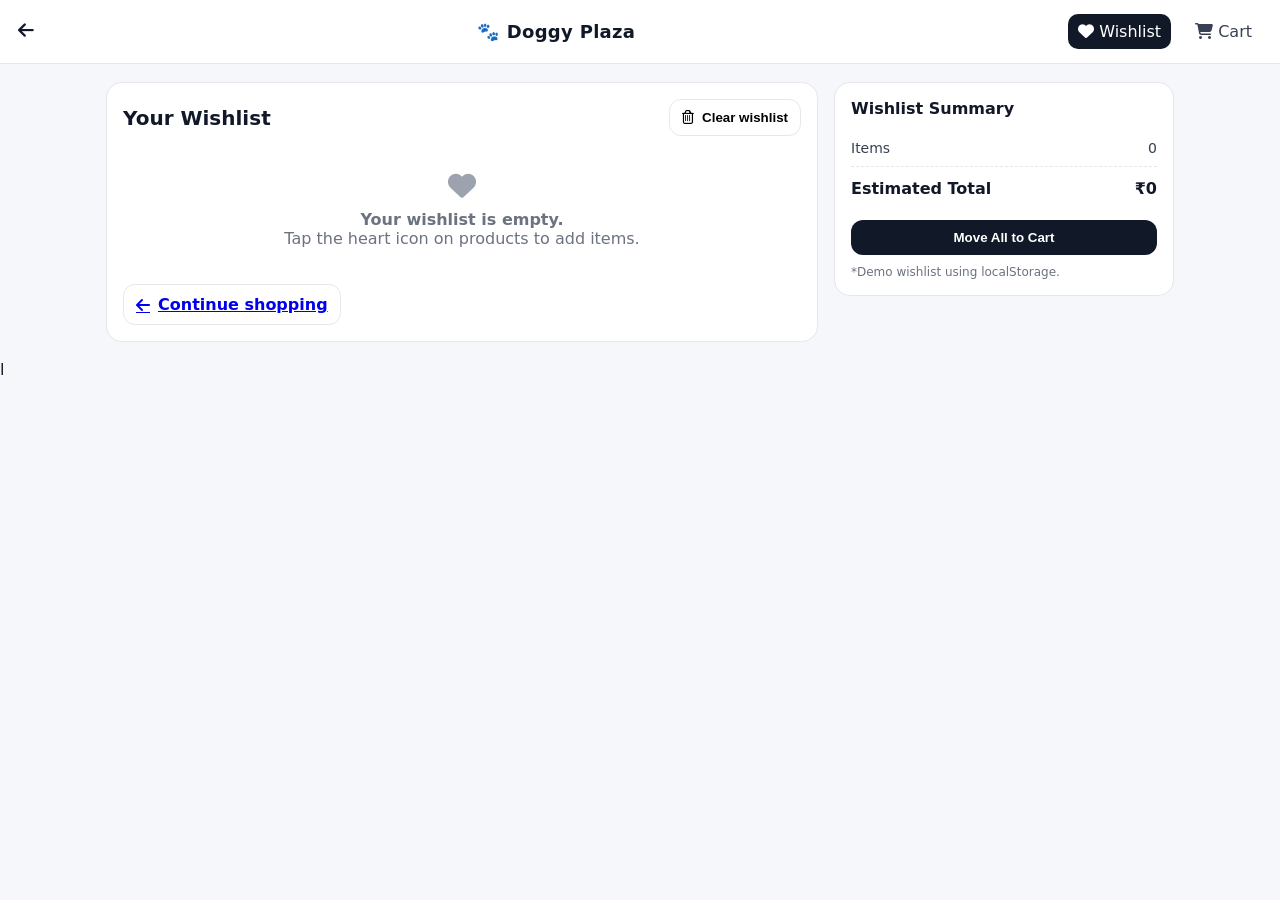
<file: wishlist.html>
<!DOCTYPE html>
<html lang="en">
<head>
  <meta charset="UTF-8" />
  <meta name="viewport" content="width=device-width, initial-scale=1.0"/>
  <title>Wishlist - Doggy Plaza</title>

  <link rel="stylesheet" href="wishlist.css" />
  <link rel="stylesheet"
        href="https://cdnjs.cloudflare.com/ajax/libs/font-awesome/6.5.1/css/all.min.css">
</head>

<body>
  <header class="topbar">
    <button class="back-btn" onclick="goBack()" type="button">
    <i class="fa-solid fa-arrow-left"></i>
  </button>
    <a class="brand" href="index.html">🐾 <span>Doggy Plaza</span></a>

    <div class="top-actions">
      <a class="link active" href="wishlist.html"><i class="fa-solid fa-heart"></i> Wishlist</a>
      <a class="link" href="cart.html"><i class="fa-solid fa-cart-shopping"></i> Cart</a>
    </div>
  </header>

  <main class="wrap">
    <section class="left">
      <div class="title-row">
        <h2>Your Wishlist</h2>
        <button class="btn btn-outline" id="clearWishBtn" type="button">
          <i class="fa-regular fa-trash-can"></i> Clear wishlist
        </button>
      </div>

      <div id="wishList" class="list"></div>

      <div class="footer-actions">
        <a href="index.html" class="btn btn-outline">
          <i class="fa-solid fa-arrow-left"></i> Continue shopping
        </a>
      </div>
    </section>

    <aside class="right">
      <div class="summary">
        <h3>Wishlist Summary</h3>

        <div class="row">
          <span>Items</span>
          <span id="wishItems">0</span>
        </div>

        <div class="row total">
          <span>Estimated Total</span>
          <span>₹<span id="wishTotal">0</span></span>
        </div>

        <button class="btn btn-primary" id="moveAllBtn" type="button">
          Move All to Cart
        </button>

        <p class="note">*Demo wishlist using localStorage.</p>
      </div>
    </aside>
  </main>

  <script src="store.js"></script>
  <script src="wishlist.js"></script>
  <script src="auth.js"></script>
 l


  <script>
  function goBack(){
    window.history.back();
  }
</script>

</body>
</html>
</file>
<file: cart.css>
*{ box-sizing:border-box; margin:0; padding:0; }
body{
  font-family: system-ui, -apple-system, Segoe UI, Roboto, Arial, sans-serif;
  background:#f6f7fb;
  color:#111827;
}

/* topbar */
.cart-topbar{
  position: sticky;
  top: 0;
  z-index: 99;
  background:#ffffff;
  border-bottom:1px solid #e5e7eb;
  padding:14px 18px;
  display:flex;
  justify-content:space-between;
  align-items:center;
}
.brand{
  text-decoration:none;
  color:#111827;
  font-weight:800;
  display:flex;
  gap:8px;
  align-items:center;
  font-size:18px;
}
.brand span{ letter-spacing:.3px; }

.top-actions{
  display:flex;
  gap:14px;
  align-items:center;
}
.link{
  text-decoration:none;
  color:#374151;
  padding:8px 10px;
  border-radius:10px;
  transition:.2s;
}
.link:hover{ background:#f3f4f6; }
.link.active{ background:#111827; color:#fff; }

/* layout */
.cart-wrap{
  max-width:1100px;
  margin:18px auto;
  padding:0 16px;
  display:grid;
  grid-template-columns: 1fr 340px;
  gap:16px;
}
@media (max-width: 900px){
  .cart-wrap{ grid-template-columns: 1fr; }
}

/* left panel */
.cart-left{
  background:#fff;
  border:1px solid #e5e7eb;
  border-radius:16px;
  padding:16px;
}
.cart-title-row{
  display:flex;
  justify-content:space-between;
  align-items:center;
  gap:12px;
  margin-bottom:14px;
}
.cart-title-row h2{ font-size:20px; }

/* list */
.cart-list{
  display:flex;
  flex-direction:column;
  gap:12px;
}
.cart-item{
  border:1px solid #e5e7eb;
  border-radius:14px;
  padding:12px;
  display:flex;
  gap:12px;
  align-items:center;
}
.cart-item img{
  width:92px;
  height:92px;
  object-fit:cover;
  border-radius:12px;
  border:1px solid #e5e7eb;
  background:#f9fafb;
}
.item-info{
  flex:1;
  min-width: 0;
}
.item-title{
  font-weight:800;
  font-size:15px;
  margin-bottom:6px;
  white-space:nowrap;
  overflow:hidden;
  text-overflow:ellipsis;
}
.item-meta{
  color:#6b7280;
  font-size:13px;
  display:flex;
  gap:12px;
  flex-wrap:wrap;
  margin-bottom:10px;
}
.item-actions{
  display:flex;
  justify-content:space-between;
  align-items:center;
  gap:10px;
  flex-wrap:wrap;
}

/* qty */
.qty{
  display:flex;
  align-items:center;
  gap:8px;
  border:1px solid #e5e7eb;
  border-radius:12px;
  padding:6px 10px;
  background:#fff;
}
.qty button{
  width:28px;
  height:28px;
  border:0;
  border-radius:8px;
  background:#f3f4f6;
  cursor:pointer;
}
.qty span{
  min-width:24px;
  text-align:center;
  font-weight:700;
}

/* buttons */
.btn{
  border:0;
  padding:10px 12px;
  border-radius:12px;
  cursor:pointer;
  font-weight:700;
  display:inline-flex;
  gap:8px;
  align-items:center;
  justify-content:center;
}
.btn-outline{
  background:#fff;
  border:1px solid #e5e7eb;
}
.btn-outline:hover{ background:#f9fafb; }
.btn-danger{
  background:#fee2e2;
  color:#991b1b;
}
.btn-danger:hover{ background:#fecaca; }
.btn-primary{
  background:#111827;
  color:#fff;
  width:100%;
  margin-top:12px;
}
.btn-primary:hover{ opacity:.92; }

.cart-footer-actions{
  margin-top:14px;
  display:flex;
  justify-content:flex-start;
}

/* right panel */
.cart-right{
  position: sticky;
  top: 74px;
  height: fit-content;
}
.summary-card{
  background:#fff;
  border:1px solid #e5e7eb;
  border-radius:16px;
  padding:16px;
}
.summary-card h3{
  font-size:16px;
  margin-bottom:12px;
}
.summary-row{
  display:flex;
  justify-content:space-between;
  color:#374151;
  padding:10px 0;
  border-bottom:1px dashed #e5e7eb;
  font-size:14px;
}
.summary-row.total{
  border-bottom:none;
  color:#111827;
  font-weight:900;
  font-size:16px;
  padding-top:12px;
}
.note{
  margin-top:10px;
  color:#6b7280;
  font-size:12px;
}

/* empty state */
.empty{
  padding:22px;
  text-align:center;
  color:#6b7280;
}
.empty i{
  font-size:28px;
  margin-bottom:10px;
  color:#9ca3af;
}


.checkout-stepper{
  max-width: 1100px;
  margin: 20px auto;
  padding: 16px 20px;
  background: #fff;
  border: 1px solid #eee;
  border-radius: 14px;
  display: flex;
  align-items: center;
  justify-content: space-between;
  gap: 10px;
}

.step{
  display: flex;
  align-items: center;
  gap: 10px;
}

.step span{
  font-weight: 600;
  color: #444;
}

.circle{
  width: 38px;
  height: 38px;
  border-radius: 50%;
  border: 2px solid #ccc;
  display: flex;
  align-items: center;
  justify-content: center;
  color: #777;
}

.line{
  flex: 1;
  height: 2px;
  background: #ddd;
}

/* Active Step */
.step.active .circle{
  border-color: #ff7a00;
  color: #ff7a00;
  background: #fff3e8;
}

.step.active span{
  color: #ff7a00;
}


.back-btn{
  background: none;
  border: none;
  font-size: 16px;
  cursor: pointer;
  color: #333;
  margin-right: 12px;
}

.back-btn i{
  font-size: 18px;
}

.back-btn:hover{
  color: #ff7a00;
}

/* Checkout form styles */
.checkout-form {
  margin-top: 14px;
  display: flex;
  flex-direction: column;
  gap: 10px;
}

.checkout-form input,
.checkout-form textarea {
  width: 100%;
  padding: 12px 14px;
  border: 1px solid #d7dbe2;
  border-radius: 10px;
  font-size: 14px;
  outline: none;
  background: #fff;
}

.checkout-form textarea {
  min-height: 90px;
  resize: vertical;
}

.checkout-form input:focus,
.checkout-form textarea:focus {
  border-color: #111827;
  box-shadow: 0 0 0 3px rgba(17, 24, 39, 0.12);
}

/* Make phone input look better on mobile too */
.checkout-form input[type="tel"] {
  letter-spacing: 0.5px;
}
</file>
<file: style.css>
/* ============================================
   DOGGY PLAZA - MODERN UI STYLE GUIDE
   ============================================ */

/* ========== CSS VARIABLES (Color System) ========== */
:root {
  /* Primary Colors */
  --primary: #FF6B5B;           /* Warm Red-Orange */
  --primary-dark: #E55547;      /* Darker shade */
  --primary-light: #FFE5E1;     /* Light tint */

  /* Secondary Colors */
  --secondary: #00A86B;         /* Green */
  --secondary-light: #E8F5F1;   /* Light green */

  /* Neutrals */
  --dark: #1A202C;              /* Deep charcoal */
  --gray-600: #718096;          /* Medium gray */
  --gray-400: #CBD5E0;          /* Light gray */
  --gray-100: #F7FAFC;          /* Very light gray */
  --white: #FFFFFF;

  /* Accents */
  --success: #48BB78;
  --warning: #F6AD55;
  --info: #4299E1;

  /* Shadows */
  --shadow-sm: 0 2px 8px rgba(0, 0, 0, 0.08);
  --shadow-md: 0 4px 12px rgba(0, 0, 0, 0.1);
  --shadow-lg: 0 8px 16px rgba(0, 0, 0, 0.12);
  --shadow-xl: 0 12px 24px rgba(0, 0, 0, 0.15);

  /* Spacing Base: 8px grid */
  --spacing-xs: 4px;
  --spacing-sm: 8px;
  --spacing-md: 16px;
  --spacing-lg: 24px;
  --spacing-xl: 32px;
  --spacing-2xl: 48px;
  --spacing-3xl: 64px;

  /* Border Radius */
  --radius-sm: 6px;
  --radius-md: 8px;
  --radius-lg: 12px;
  --radius-xl: 16px;
  --radius-full: 999px;

  /* Typography */
  --font-display: 'Poppins', sans-serif;
  --font-body: 'Segoe UI', -apple-system, BlinkMacSystemFont, sans-serif;
  --font-mono: 'Courier New', monospace;
}

/* ========== RESET & BASE ========== */
* {
  margin: 0;
  padding: 0;
  box-sizing: border-box;
}

html {
  scroll-behavior: smooth;
}

body {
  font-family: var(--font-body);
  color: var(--dark);
  background: var(--gray-100);
  line-height: 1.6;
}

/* ========== TOP INFO BAR ========== */
.top-info-bar {
  background-color: var(--primary-light);
  color: var(--dark);
  font-size: 14px;
  padding: 16px 32px;
  display: flex;
  justify-content: space-between;
  align-items: center;
  border-bottom: 1px solid var(--gray-400);
  font-weight: 500;
}

.top-left {
  display: flex;
  gap: 32px;
}

.top-center {
  font-weight: 700;
  letter-spacing: 0.5px;
  color: var(--primary);
}

@media (max-width: 768px) {
  .top-info-bar {
    font-size: 13px;
    padding: 12px 16px;
    flex-direction: column;
    gap: 8px;
    text-align: center;
  }

  .top-left {
    flex-direction: column;
    gap: 8px;
  }
}

/* ========== HEADER ========== */
.header {
  background: var(--primary);
  display: flex;
  align-items: center;
  justify-content: space-between;
  padding: 20px 40px;
  color: var(--white);
  box-shadow: var(--shadow-md);
  position: sticky;
  top: 0;
  z-index: 100;
}

.logo {
  font-family: var(--font-display);
  font-size: 24px;
  font-weight: 800;
  display: flex;
  align-items: center;
  gap: 8px;
  letter-spacing: -0.5px;
}

.header input {
  width: 40%;
  padding: 12px 20px;
  border-radius: var(--radius-lg);
  border: none;
  font-size: 15px;
  outline: none;
  transition: all 0.3s ease;
  box-shadow: var(--shadow-sm);
}

.header input:focus {
  box-shadow: var(--shadow-md);
  transform: translateY(-2px);
}

.header input::placeholder {
  color: var(--gray-400);
}

.header-links {
  display: flex;
  gap: 24px;
  align-items: center;
}

.header-links a {
  color: var(--white);
  text-decoration: none;
  font-size: 15px;
  font-weight: 600;
  transition: all 0.3s ease;
  display: flex;
  align-items: center;
  gap: 6px;
  padding: 8px 12px;
  border-radius: var(--radius-md);
}

.header-links a:hover {
  background: rgba(255, 255, 255, 0.2);
  transform: translateY(-2px);
}

.login-link {
  display: inline-flex;
  align-items: center;
  gap: 6px;
  color: var(--white);
  text-decoration: none;
  font-weight: 600;
  transition: all 0.3s ease;
  padding: 8px 12px;
  border-radius: var(--radius-md);
}

.login-link:hover {
  background: rgba(255, 255, 255, 0.2);
}

.login-link i {
  font-size: 16px;
}

@media (max-width: 992px) {
  .header {
    flex-wrap: wrap;
    gap: 12px;
  }

  .header input {
    width: 100%;
    order: 3;
  }

  .header-links {
    gap: 12px;
  }
}

@media (max-width: 576px) {
  .header {
    padding: 16px 20px;
  }

  .logo {
    font-size: 20px;
  }

  .header-links {
    font-size: 13px;
    gap: 8px;
  }
}

/* ========== NAVBAR ========== */
.main-navbar {
  background: var(--dark);
  display: flex;
  justify-content: center;
  gap: 40px;
  padding: 16px 20px;
  box-shadow: var(--shadow-sm);
  flex-wrap: wrap;
}

.main-navbar a {
  color: var(--gray-100);
  text-decoration: none;
  font-size: 15px;
  font-weight: 600;
  padding: 8px 16px;
  border-radius: var(--radius-md);
  transition: all 0.3s ease;
  position: relative;
}

.main-navbar a:hover,
.main-navbar a.active {
  color: var(--primary);
  background: rgba(255, 107, 91, 0.1);
}

.main-navbar a::after {
  content: '';
  position: absolute;
  bottom: 0;
  left: 50%;
  width: 0;
  height: 2px;
  background: var(--primary);
  transition: all 0.3s ease;
  transform: translateX(-50%);
}

.main-navbar a:hover::after,
.main-navbar a.active::after {
  width: 80%;
}

@media (max-width: 768px) {
  .main-navbar {
    gap: 8px;
  }

  .main-navbar a {
    font-size: 14px;
    padding: 6px 12px;
  }
}

/* ========== BANNER/CAROUSEL ========== */
.carousel-section {
  background: var(--white);
  padding: 24px 0;
}

.carousel {
  border-radius: var(--radius-lg);
  overflow: hidden;
  box-shadow: var(--shadow-md);
}

.carousel-inner {
  height: 500px;
}

.carousel-item,
.carousel-item img {
  height: 100%;
}

.carousel-item img {
  width: 100%;
  object-fit: cover;
}

.carousel-control-prev,
.carousel-control-next {
  background: rgba(0, 0, 0, 0.4) !important;
  border-radius: var(--radius-md);
  width: 50px;
  height: 50px;
  display: flex;
  align-items: center;
  justify-content: center;
  margin: 0 16px;
  opacity: 0;
  transition: opacity 0.3s ease;
}

.carousel:hover .carousel-control-prev,
.carousel:hover .carousel-control-next {
  opacity: 1;
}

.carousel-indicators {
  bottom: 20px;
}

.carousel-indicators button {
  width: 12px;
  height: 12px;
  border-radius: 50%;
  margin: 0 6px;
  background: rgba(255, 255, 255, 0.6) !important;
  transition: all 0.3s ease;
}

.carousel-indicators button.active {
  background: var(--primary) !important;
  width: 32px;
  border-radius: 6px;
}

/* ========== PRODUCTS SECTION ========== */
.products {
  display: grid;
  grid-template-columns: repeat(4, 1fr);
  gap: 24px;
  padding: 40px 50px;
  background: var(--gray-100);
}

/* ========== PRODUCT CARDS ========== */
.card {
  background: var(--white);
  border-radius: var(--radius-lg);
  padding: 20px;
  text-align: center;
  box-shadow: var(--shadow-sm);
  transition: all 0.3s ease;
  display: flex;
  flex-direction: column;
  height: 100%;
}

.card:hover {
  transform: translateY(-8px);
  box-shadow: var(--shadow-lg);
}

.card img {
  width: 100%;
  height: 180px;
  object-fit: cover;
  border-radius: var(--radius-md);
  margin-bottom: 16px;
}

.card h4 {
  margin: 0 0 8px;
  font-size: 18px;
  color: var(--dark);
  font-family: var(--font-display);
  font-weight: 700;
}

.card p {
  font-size: 14px;
  color: var(--gray-600);
  margin-bottom: 16px;
  flex: 1;
}

.card button {
  background: var(--primary);
  border: none;
  color: var(--white);
  padding: 12px 24px;
  border-radius: var(--radius-full);
  font-size: 14px;
  font-weight: 600;
  cursor: pointer;
  transition: all 0.3s ease;
  align-self: center;
  margin-top: auto;
}

.card button:hover {
  background: var(--primary-dark);
  transform: translateY(-2px);
  box-shadow: var(--shadow-md);
}

.card button:active {
  transform: translateY(0);
}

@media (max-width: 992px) {
  .products {
    grid-template-columns: repeat(2, 1fr);
    gap: 20px;
    padding: 30px 30px;
  }
}

@media (max-width: 576px) {
  .products {
    grid-template-columns: 1fr;
    gap: 16px;
    padding: 20px 16px;
  }
}

/* ========== ITEMS PAGE TITLE ========== */
.items-title {
  text-align: center;
  font-size: 36px;
  margin: 40px 0;
  color: var(--primary);
  font-family: var(--font-display);
  font-weight: 800;
  letter-spacing: -0.5px;
}

/* ========== SERVICES SECTION ========== */
.services-section {
  padding: 70px 40px;
  background: var(--white);
  text-align: center;
}

.services-title {
  font-size: 36px;
  font-family: var(--font-display);
  color: var(--dark);
  margin-bottom: 60px;
  display: flex;
  align-items: center;
  justify-content: center;
  gap: 20px;
  font-weight: 800;
}

.services-title .line {
  width: 90px;
  height: 3px;
  background: var(--primary);
  border-radius: 2px;
}

.services-container {
  display: grid;
  grid-template-columns: repeat(4, 1fr);
  gap: 40px;
}

.service-card {
  transition: all 0.3s ease;
}

.service-card:hover {
  transform: translateY(-8px);
}

.service-card img {
  width: 100%;
  height: 260px;
  object-fit: cover;
  border-radius: var(--radius-lg);
  box-shadow: var(--shadow-md);
}

.service-card h4 {
  margin-top: 20px;
  font-size: 20px;
  font-family: var(--font-display);
  font-weight: 700;
  color: var(--dark);
}

.service-card p {
  font-size: 15px;
  color: var(--gray-600);
  line-height: 1.6;
  margin: 15px 0 25px;
}

.learn-btn {
  display: inline-block;
  background: var(--primary);
  color: var(--white);
  padding: 12px 28px;
  font-size: 14px;
  text-decoration: none;
  font-weight: 600;
  letter-spacing: 0.5px;
  border-radius: var(--radius-full);
  transition: all 0.3s ease;
  border: none;
  cursor: pointer;
}

.learn-btn:hover {
  background: var(--primary-dark);
  transform: translateY(-2px);
  box-shadow: var(--shadow-md);
}

@media (max-width: 992px) {
  .services-container {
    grid-template-columns: repeat(2, 1fr);
    gap: 30px;
  }
}

@media (max-width: 576px) {
  .services-container {
    grid-template-columns: 1fr;
  }

  .services-title {
    font-size: 28px;
  }
}

/* ========== ABOUT SECTION ========== */
.about-section {
  padding: 80px 40px;
  background: var(--white);
}

.about-title {
  display: flex;
  align-items: center;
  justify-content: center;
  gap: 20px;
  margin-bottom: 60px;
}

.about-title h2 {
  font-family: var(--font-display);
  font-size: 40px;
  color: var(--primary);
  font-weight: 800;
}

.about-title .line {
  width: 120px;
  height: 3px;
  background: var(--primary);
  border-radius: 2px;
}

.about-cards {
  display: grid;
  grid-template-columns: repeat(3, 1fr);
  gap: 25px;
}

.about-card {
  position: relative;
  height: 500px;
  overflow: hidden;
  border-radius: var(--radius-lg);
  box-shadow: var(--shadow-md);
}

.about-card img {
  width: 100%;
  height: 100%;
  object-fit: cover;
  transition: transform 0.4s ease;
}

.about-card:hover img {
  transform: scale(1.08);
}

.overlay {
  position: absolute;
  inset: 0;
  background: rgba(0, 0, 0, 0.5);
  color: var(--white);
  padding: 40px 30px;
  display: flex;
  flex-direction: column;
  justify-content: center;
  text-align: center;
  opacity: 0;
  transition: opacity 0.4s ease;
}

.about-card:hover .overlay {
  opacity: 1;
}

.overlay h3 {
  font-size: 28px;
  margin-bottom: 16px;
  font-family: var(--font-display);
  font-weight: 700;
}

.overlay p {
  font-size: 15px;
  line-height: 1.8;
}

@media (max-width: 992px) {
  .about-cards {
    grid-template-columns: 1fr;
  }

  .about-card {
    height: 320px;
  }
}

/* ========== RECOMMENDED PRODUCTS ========== */
.rec-products {
  background: var(--gray-100);
  padding: 70px 40px;
  font-family: var(--font-body);
}

.rec-head {
  text-align: center;
  margin-bottom: 50px;
}

.rec-head h2 {
  font-size: 42px;
  font-family: var(--font-display);
  letter-spacing: -1px;
  margin-bottom: 12px;
  font-weight: 800;
  color: var(--dark);
}

.rec-head p {
  margin: 0;
  font-size: 16px;
  color: var(--gray-600);
  font-weight: 500;
}

.rec-grid {
  display: grid;
  grid-template-columns: repeat(5, minmax(180px, 1fr));
  gap: 24px;
  max-width: 1400px;
  margin: 0 auto;
}

.p-card {
  background: var(--white);
  border-radius: var(--radius-lg);
  padding: 20px 18px;
  position: relative;
  box-shadow: var(--shadow-sm);
  transition: all 0.3s ease;
  display: flex;
  flex-direction: column;
}

.p-card:hover {
  transform: translateY(-6px);
  box-shadow: var(--shadow-lg);
}

.badge {
  position: absolute;
  top: 16px;
  left: 16px;
  background: var(--primary);
  color: var(--white);
  font-size: 12px;
  padding: 6px 12px;
  border-radius: var(--radius-full);
  font-weight: 700;
  z-index: 10;
}

.p-img {
  background: var(--gray-100);
  border-radius: var(--radius-md);
  height: 160px;
  display: flex;
  align-items: center;
  justify-content: center;
  overflow: hidden;
  margin: 12px 0 12px;
}

.p-img img {
  max-height: 140px;
  max-width: 100%;
  object-fit: contain;
}

.p-title {
  margin: 12px 0 8px;
  font-size: 16px;
  line-height: 1.3;
  text-align: center;
  font-weight: 700;
  color: var(--dark);
  min-height: 60px;
  font-family: var(--font-display);
}

.p-price {
  text-align: center;
  font-size: 18px;
  font-weight: 700;
  margin-bottom: 8px;
  color: var(--primary);
}

.p-stars {
  text-align: center;
  font-size: 14px;
  letter-spacing: 1px;
  color: #FFA500;
}

@media (max-width: 1200px) {
  .rec-grid {
    grid-template-columns: repeat(3, 1fr);
  }
}

@media (max-width: 768px) {
  .rec-products {
    padding: 50px 20px;
  }

  .rec-head h2 {
    font-size: 32px;
  }

  .rec-grid {
    grid-template-columns: repeat(2, 1fr);
  }
}

@media (max-width: 450px) {
  .rec-grid {
    grid-template-columns: 1fr;
  }

  .rec-head h2 {
    font-size: 26px;
  }
}

/* ========== FOOTER ========== */
.footer {
  background: var(--dark);
  color: var(--gray-400);
  padding: 60px 40px 30px;
  font-family: var(--font-body);
}

.footer-top {
  display: grid;
  grid-template-columns: repeat(4, 1fr);
  gap: 40px;
  margin-bottom: 40px;
}

.footer-col h4 {
  color: var(--white);
  margin-bottom: 20px;
  font-family: var(--font-display);
  font-weight: 700;
  font-size: 16px;
}

.footer-col ul {
  list-style: none;
  padding: 0;
}

.footer-col ul li {
  margin-bottom: 12px;
}

.footer-col ul li a {
  color: var(--gray-400);
  text-decoration: none;
  font-size: 14px;
  transition: all 0.3s ease;
}

.footer-col ul li a:hover {
  color: var(--primary);
  padding-left: 4px;
}

.socials a {
  width: 40px;
  height: 40px;
  background: var(--primary);
  color: var(--white);
  display: inline-flex;
  align-items: center;
  justify-content: center;
  border-radius: 50%;
  margin-right: 12px;
  text-decoration: none;
  font-size: 16px;
  transition: all 0.3s ease;
  margin-bottom: 12px;
}

.socials a:hover {
  background: var(--primary-dark);
  transform: translateY(-3px);
  box-shadow: var(--shadow-md);
}

.newsletter {
  display: flex;
  gap: 8px;
  margin-top: 12px;
}

.newsletter input {
  flex: 1;
  padding: 12px 16px;
  border-radius: var(--radius-lg) 0 0 var(--radius-lg);
  border: 1px solid var(--gray-400);
  background: rgba(255, 255, 255, 0.1);
  color: var(--white);
  font-size: 14px;
}

.newsletter input::placeholder {
  color: var(--gray-400);
}

.newsletter input:focus {
  outline: none;
  border-color: var(--primary);
  background: rgba(255, 255, 255, 0.15);
}

.newsletter button {
  padding: 12px 24px;
  border-radius: 0 var(--radius-lg) var(--radius-lg) 0;
  border: none;
  background: var(--primary);
  color: var(--white);
  cursor: pointer;
  font-weight: 600;
  transition: all 0.3s ease;
  font-size: 14px;
}

.newsletter button:hover {
  background: var(--primary-dark);
  transform: translateY(-2px);
}

.footer-bottom {
  border-top: 1px solid rgba(255, 255, 255, 0.1);
  padding-top: 20px;
  display: flex;
  justify-content: space-between;
  align-items: center;
  font-size: 13px;
  flex-wrap: wrap;
  gap: 16px;
}

.payments span {
  background: rgba(255, 255, 255, 0.1);
  color: var(--white);
  padding: 4px 8px;
  margin-left: 4px;
  font-size: 11px;
  border-radius: 4px;
  font-family: var(--font-mono);
  font-weight: 600;
}

@media (max-width: 768px) {
  .footer-top {
    grid-template-columns: repeat(2, 1fr);
    gap: 30px;
  }

  .footer {
    padding: 50px 20px 20px;
  }

  .footer-bottom {
    flex-direction: column;
    text-align: center;
  }
}

@media (max-width: 576px) {
  .footer-top {
    grid-template-columns: 1fr;
    gap: 24px;
  }

  .newsletter {
    flex-direction: column;
  }

  .newsletter input,
  .newsletter button {
    width: 100%;
    border-radius: var(--radius-md);
  }

  .footer-bottom {
    font-size: 12px;
  }
}

/* ========== UTILITY CLASSES ========== */
.btn {
  border: none;
  padding: 12px 24px;
  border-radius: var(--radius-md);
  cursor: pointer;
  font-weight: 600;
  display: inline-flex;
  gap: 8px;
  align-items: center;
  justify-content: center;
  transition: all 0.3s ease;
  font-family: var(--font-body);
  font-size: 14px;
}

.btn-primary {
  background: var(--primary);
  color: var(--white);
}

.btn-primary:hover {
  background: var(--primary-dark);
  transform: translateY(-2px);
  box-shadow: var(--shadow-md);
}

.btn-secondary {
  background: transparent;
  color: var(--primary);
  border: 2px solid var(--primary);
}

.btn-secondary:hover {
  background: var(--primary-light);
  border-color: var(--primary-dark);
}

.btn-success {
  background: var(--success);
  color: var(--white);
}

.btn-success:hover {
  opacity: 0.9;
  transform: translateY(-2px);
}

/* ========== ANIMATIONS ========== */
@keyframes fadeIn {
  from {
    opacity: 0;
    transform: translateY(20px);
  }
  to {
    opacity: 1;
    transform: translateY(0);
  }
}

@keyframes slideInLeft {
  from {
    opacity: 0;
    transform: translateX(-30px);
  }
  to {
    opacity: 1;
    transform: translateX(0);
  }
}

@keyframes pulse {
  0%, 100% {
    opacity: 1;
  }
  50% {
    opacity: 0.5;
  }
}

.fade-in {
  animation: fadeIn 0.5s ease-out;
}

/* ========== SCROLLBAR STYLING ========== */
::-webkit-scrollbar {
  width: 10px;
}

::-webkit-scrollbar-track {
  background: var(--gray-100);
}

::-webkit-scrollbar-thumb {
  background: var(--gray-400);
  border-radius: 5px;
}

::-webkit-scrollbar-thumb:hover {
  background: var(--primary);
}
</file>
<file: dogfood.css>
/* DOG FOOD SECTION */
.food-section{
  background: #fff6ef;
  padding: 28px 0;
}

.section-head{
  display: flex;
  align-items: end;
  justify-content: space-between;
  gap: 12px;
  margin-bottom: 14px;
}

.section-head h2{
  margin: 0;
  font-size: 22px;
  font-weight: 800;
  letter-spacing: 0.5px;
}

.section-head p{
  margin: 2px 0 0;
  color: #6b7280;
  font-size: 14px;
}

.view-all{
  text-decoration: none;
  font-weight: 700;
  color: #ff5a1f;
  font-size: 14px;
}

.food-row{
  display: flex;
  gap: 35px;
  overflow-x: auto;
  padding: 6px 0 12px;
  scroll-snap-type: x mandatory;
}

.food-row::-webkit-scrollbar{
  height: 8px;
}
.food-row::-webkit-scrollbar-thumb{
  background: #ffd2bf;
  border-radius: 50px;
}

.food-card{
  flex: 0 0 210px;
  background: #fff;
  border-radius: 16px;
  padding: 12px;
  box-shadow: 0 10px 30px rgba(0,0,0,0.06);
  border: 1px solid rgba(0,0,0,0.05);
  scroll-snap-align: start;
  position: relative;
  transition: transform 0.2s ease;
}

.food-card:hover{
  transform: translateY(-4px);
}

.badge-pill{
  position: absolute;
  top: 10px;
  left: 10px;
  background: #ff5a1f;
  color: #fff;
  font-size: 11px;
  font-weight: 800;
  padding: 5px 10px;
  border-radius: 999px;
}

.badge-pill.green{ background: #16a34a; }
.badge-pill.purple{ background: #7c3aed; }

.food-img{
  width: 100%;
  height: 150px;
  border-radius: 12px;
  background: #f6f7f9;
  display: grid;
  place-items: center;
  overflow: hidden;
}

.food-img img{
  width: 100%;
  height: 100%;
  object-fit: contain;
  padding: 10px;
}

.food-title{
  margin: 10px 0 2px;
  font-size: 15px;
  font-weight: 800;
  line-height: 1.2;
}

.food-sub{
  margin: 0;
  font-size: 13px;
  color: #6b7280;
}

.food-price{
  display: flex;
  align-items: baseline;
  gap: 8px;
  margin-top: 10px;
}

.food-price .new{
  font-size: 18px;
  font-weight: 900;
}

.food-price .old{
  font-size: 13px;
  color: #9ca3af;
  text-decoration: line-through;
}

.food-price .off{
  font-size: 12px;
  color: #16a34a;
  font-weight: 800;
}

.btn-add{
  width: 100%;
  margin-top: 10px;
  border: none;
  padding: 10px 12px;
  border-radius: 12px;
  font-weight: 800;
  background: #111827;
  color: #fff;
  cursor: pointer;
}

.btn-add:hover{
  background: #0b1220;
}

/* WISHLIST BUTTON */
.wish-btn{
  position: absolute;
  top: 10px;
  right: 10px;
  width: 36px;
  height: 36px;
  border-radius: 50%;
  border: 1px solid rgba(0,0,0,0.08);
  background: #fff;
  display: grid;
  place-items: center;
  cursor: pointer;
  box-shadow: 0 8px 18px rgba(0,0,0,0.08);
}

.wish-btn i{
  font-size: 16px;
  color: #111827;   /* normal */
}

.wish-btn.active{
  background: #ffedf2;
  border-color: rgba(255, 90, 31, 0.25);
}

.wish-btn.active i{
  color: #ff2e63;   /* heart color when active */
}
</file>
<file: vet.css>
:root{
  --bg:#ffffff;
  --text:#0f172a;
  --muted:#64748b;
  --line:#e2e8f0;
  --soft:#f4fbf6;
  --soft2:#f8fafc;
  --primary:#2e8b57;
  --primary2:#1f7a4b;
  --blue:#1e90ff;
  --danger:#ff4c4c;
  --shadow: 0 10px 30px rgba(2, 6, 23, .08);
}

*{box-sizing:border-box}
html,body{margin:0;padding:0;font-family:system-ui,-apple-system,Segoe UI,Roboto,Arial,sans-serif;background:var(--bg);color:var(--text)}
a{text-decoration:none;color:inherit}
.container{max-width:1100px;margin:0 auto;padding:0 16px}

/* Navbar */
.nav{
  position:sticky; top:0; z-index:10;
  background:rgba(255,255,255,.9);
  backdrop-filter: blur(10px);
  border-bottom:1px solid var(--line);
}
.nav-row{display:flex;align-items:center;justify-content:space-between;gap:12px;padding:12px 0}
.brand{font-weight:800;font-size:20px;letter-spacing:.2px}
.brand span{color:var(--primary)}
.nav-links{display:flex;gap:18px;align-items:center}
.nav-links a{color:var(--muted);font-weight:600}
.nav-links a.active{color:var(--text)}
.nav-btn{display:none;border:1px solid var(--line);background:#fff;border-radius:10px;padding:8px 10px;cursor:pointer}

/* Hero */
.hero{padding:48px 0 24px;background:linear-gradient(180deg, var(--soft), #fff)}
.hero-grid{display:grid;grid-template-columns:1.3fr .7fr;gap:24px;align-items:stretch}
.pill{display:inline-block;background:#eaf7ef;border:1px solid #cfead8;color:var(--primary2);
  padding:6px 10px;border-radius:999px;font-weight:700;font-size:13px}
.hero-text h1{font-size:44px;line-height:1.1;margin:12px 0}
.hero-text h1 span{color:var(--primary)}
.hero-text p{color:var(--muted);font-size:16px;max-width:560px}
.hero-actions{display:flex;gap:12px;margin-top:18px;flex-wrap:wrap}
.btn{border:none;cursor:pointer;border-radius:14px;padding:12px 16px;font-weight:800;display:inline-flex;align-items:center;justify-content:center;gap:8px}
.btn.primary{background:var(--primary);color:#fff;box-shadow: var(--shadow)}
.btn.primary:hover{background:var(--primary2)}
.btn.secondary{background:#0f172a;color:#fff}
.btn.ghost{background:#fff;border:1px solid var(--line);color:var(--text)}
.btn.ghost:hover{background:var(--soft2)}
.btn.full{width:100%}

.hero-badges{display:flex;gap:10px;margin-top:18px;flex-wrap:wrap}
.badge{background:#fff;border:1px solid var(--line);border-radius:16px;padding:12px 14px;min-width:120px}
.badge-title{font-weight:900;font-size:18px}
.badge-sub{color:var(--muted);font-weight:700;font-size:12px}

.hero-card{background:#fff;border:1px solid var(--line);border-radius:18px;box-shadow: var(--shadow);overflow:hidden;display:flex;flex-direction:column}
.hero-card-top{padding:16px;background:linear-gradient(135deg, #eaf7ef, #fff)}
.hero-card-top h3{margin:0}
.hero-card-top p{margin:6px 0 0;color:var(--muted)}
.hero-card-mid{padding:16px;display:flex;flex-direction:column;gap:10px}
.hotline{font-weight:900;font-size:18px;color:var(--danger)}
.time,.addr{color:var(--muted);font-weight:700;font-size:13px}
.hero-card .btn{margin:0 16px 16px}

/* Sections */
.section{padding:48px 0}
.section.alt{background:var(--soft2);border-top:1px solid var(--line);border-bottom:1px solid var(--line)}
.section-head{text-align:center;margin-bottom:22px}
.section-head h2{margin:0;font-size:30px}
.section-head p{margin:8px 0 0;color:var(--muted);font-weight:600}

.grid{display:grid;gap:14px}
.cards{grid-template-columns:repeat(3,1fr)}
.card{
  background:#fff;border:1px solid var(--line);border-radius:18px;padding:18px;box-shadow: 0 6px 18px rgba(2,6,23,.04);
}
.card .icon{font-size:26px}
.card h3{margin:10px 0 6px}
.card p{margin:0;color:var(--muted);font-weight:600}

/* Doctor */
.doctor-grid{display:grid;grid-template-columns:1fr 1fr;gap:24px;align-items:center}
.img-box{background:#fff;border:1px solid var(--line);border-radius:22px;box-shadow: var(--shadow);padding:18px;position:relative;overflow:hidden}
.img-fake{
  height:280px;border-radius:18px;background:linear-gradient(135deg,#d9f7e7,#ffffff);
  display:flex;align-items:center;justify-content:center;font-size:80px;
}
.img-note{
  position:absolute;left:18px;bottom:18px;background:#fff;border:1px solid var(--line);
  border-radius:16px;padding:10px 12px;box-shadow: 0 10px 20px rgba(2,6,23,.08)
}
.img-note span{display:block;color:var(--muted);font-weight:700;font-size:12px;margin-top:2px}

.doctor-text p{color:var(--muted);font-weight:600;line-height:1.6}
.doctor-points{display:grid;gap:10px;margin:16px 0 18px}
.point{background:#fff;border:1px solid var(--line);border-radius:14px;padding:10px 12px;font-weight:800;color:#0f172a}

/* Testimonials */
.testi{grid-template-columns:repeat(3,1fr)}
.testi-card{background:#fff;border:1px solid var(--line);border-radius:18px;padding:16px}
.stars{font-weight:900}
.testi-card p{color:var(--muted);font-weight:600}
.who{font-weight:900;margin-top:10px}

/* Form */
.form-grid{display:grid;grid-template-columns:1fr 1fr;gap:18px;align-items:start}
.form-info p{color:var(--muted);font-weight:600;line-height:1.6}
.info-box{margin-top:12px;background:#fff;border:1px solid var(--line);border-radius:18px;padding:14px;display:grid;gap:10px}
.info-item{display:flex;gap:10px;align-items:center;color:#0f172a;font-weight:800}
.info-item span{font-size:18px}
.mini-note{margin-top:12px;color:var(--muted);font-weight:700;font-size:13px}

.form-card{background:#fff;border:1px solid var(--line);border-radius:18px;padding:16px;box-shadow: var(--shadow)}
.field{display:flex;flex-direction:column;gap:8px;margin-bottom:12px}
label{font-weight:900;font-size:13px;color:#0f172a}
input,select,textarea{
  border:1px solid var(--line);
  border-radius:14px;
  padding:12px 12px;
  font-weight:700;
  outline:none;
  background:#fff;
}
input:focus,select:focus,textarea:focus{border-color:#9bd2b3;box-shadow:0 0 0 4px rgba(46,139,87,.12)}
.two{display:grid;grid-template-columns:1fr 1fr;gap:12px}
.form-msg{margin:10px 0 0;font-weight:800}

/* Saved */
.saved{margin-top:18px}
.saved h3{margin:0 0 10px}
.saved-actions{display:flex;justify-content:flex-end;margin-bottom:10px}
.appt-list{display:grid;gap:10px}
.appt-item{
  background:#fff;border:1px solid var(--line);border-radius:16px;padding:12px;
  display:flex;justify-content:space-between;gap:10px;flex-wrap:wrap
}
.appt-item .left{display:grid;gap:4px}
.appt-item .title{font-weight:900}
.appt-item .sub{color:var(--muted);font-weight:700;font-size:13px}
.appt-item .right{display:flex;align-items:center;gap:10px}
.small-btn{
  border:1px solid var(--line);background:#fff;border-radius:12px;padding:8px 10px;font-weight:900;cursor:pointer
}
.small-btn:hover{background:var(--soft2)}

/* FAQ */
.faq{max-width:900px;margin:0 auto;display:grid;gap:10px}
details{background:#fff;border:1px solid var(--line);border-radius:16px;padding:12px}
summary{cursor:pointer;font-weight:900}
.faq-body{margin-top:8px;color:var(--muted);font-weight:700}

/* Footer */
.footer{padding:28px 0;background:#0b1220;color:#fff}
.footer-row{display:flex;justify-content:space-between;gap:20px;flex-wrap:wrap}
.brand.foot{font-size:18px}
.muted{color:rgba(255,255,255,.75);font-weight:600}
.footer-links{display:flex;gap:16px;flex-wrap:wrap}
.footer-links a{color:rgba(255,255,255,.8);font-weight:700}
.tiny{margin-top:14px;color:rgba(255,255,255,.6);font-weight:700;font-size:12px}

/* Responsive */
@media (max-width: 900px){
  .hero-grid{grid-template-columns:1fr}
  .cards{grid-template-columns:repeat(2,1fr)}
  .testi{grid-template-columns:1fr}
  .doctor-grid,.form-grid{grid-template-columns:1fr}
  .hero-text h1{font-size:36px}
  .nav-btn{display:inline-flex}
  .nav-links{
    display:none; position:absolute; top:58px; right:16px;
    background:#fff;border:1px solid var(--line);border-radius:16px;
    padding:10px; flex-direction:column; gap:10px; min-width:180px; box-shadow: var(--shadow);
  }
  .nav-links.show{display:flex}
}
@media (max-width: 520px){
  .cards{grid-template-columns:1fr}
  .two{grid-template-columns:1fr}
}
/* Make ONLY the top header search bar normal */
.header input#search {
  font-weight: 400;
}
.header input#search::placeholder {
  font-weight: 400;
}
</file>
<file: wishlist.css>
*{ box-sizing:border-box; margin:0; padding:0; }
body{
  font-family: system-ui, -apple-system, Segoe UI, Roboto, Arial, sans-serif;
  background:#f6f7fb;
  color:#111827;
}

/* topbar */
.topbar{
  position: sticky;
  top: 0;
  z-index: 99;
  background:#ffffff;
  border-bottom:1px solid #e5e7eb;
  padding:14px 18px;
  display:flex;
  justify-content:space-between;
  align-items:center;
}
.brand{
  text-decoration:none;
  color:#111827;
  font-weight:800;
  display:flex;
  gap:8px;
  align-items:center;
  font-size:18px;
}
.brand span{ letter-spacing:.3px; }

.top-actions{
  display:flex;
  gap:14px;
  align-items:center;
}
.link{
  text-decoration:none;
  color:#374151;
  padding:8px 10px;
  border-radius:10px;
  transition:.2s;
}
.link:hover{ background:#f3f4f6; }
.link.active{ background:#111827; color:#fff; }

/* layout */
.wrap{
  max-width:1100px;
  margin:18px auto;
  padding:0 16px;
  display:grid;
  grid-template-columns: 1fr 340px;
  gap:16px;
}
@media (max-width: 900px){
  .wrap{ grid-template-columns: 1fr; }
}

/* left panel */
.left{
  background:#fff;
  border:1px solid #e5e7eb;
  border-radius:16px;
  padding:16px;
}
.title-row{
  display:flex;
  justify-content:space-between;
  align-items:center;
  gap:12px;
  margin-bottom:14px;
}
.title-row h2{ font-size:20px; }

.list{
  display:flex;
  flex-direction:column;
  gap:12px;
}

/* wishlist item */
.item{
  border:1px solid #e5e7eb;
  border-radius:14px;
  padding:12px;
  display:flex;
  gap:12px;
  align-items:center;
}
.item img{
  width:92px;
  height:92px;
  object-fit:cover;
  border-radius:12px;
  border:1px solid #e5e7eb;
  background:#f9fafb;
}
.info{
  flex:1;
  min-width:0;
}
.title{
  font-weight:800;
  font-size:15px;
  margin-bottom:6px;
  white-space:nowrap;
  overflow:hidden;
  text-overflow:ellipsis;
}
.meta{
  color:#6b7280;
  font-size:13px;
  display:flex;
  gap:12px;
  flex-wrap:wrap;
  margin-bottom:10px;
}
.actions{
  display:flex;
  gap:10px;
  flex-wrap:wrap;
}

/* buttons */
.btn{
  border:0;
  padding:10px 12px;
  border-radius:12px;
  cursor:pointer;
  font-weight:700;
  display:inline-flex;
  gap:8px;
  align-items:center;
  justify-content:center;
}
.btn-outline{
  background:#fff;
  border:1px solid #e5e7eb;
}
.btn-outline:hover{ background:#f9fafb; }

.btn-danger{
  background:#fee2e2;
  color:#991b1b;
}
.btn-danger:hover{ background:#fecaca; }

.btn-primary{
  background:#111827;
  color:#fff;
  width:100%;
  margin-top:12px;
}
.btn-primary:hover{ opacity:.92; }

.footer-actions{ margin-top:14px; }

/* right panel */
.right{
  position: sticky;
  top: 74px;
  height: fit-content;
}
.summary{
  background:#fff;
  border:1px solid #e5e7eb;
  border-radius:16px;
  padding:16px;
}
.summary h3{
  font-size:16px;
  margin-bottom:12px;
}
.row{
  display:flex;
  justify-content:space-between;
  color:#374151;
  padding:10px 0;
  border-bottom:1px dashed #e5e7eb;
  font-size:14px;
}
.row.total{
  border-bottom:none;
  color:#111827;
  font-weight:900;
  font-size:16px;
  padding-top:12px;
}
.note{
  margin-top:10px;
  color:#6b7280;
  font-size:12px;
}

/* empty state */
.empty{
  padding:22px;
  text-align:center;
  color:#6b7280;
}
.empty i{
  font-size:28px;
  margin-bottom:10px;
  color:#9ca3af;
}


.back-btn{
  background: none;
  border: none;
  cursor: pointer;
  font-size: 18px;
  color: #111827;
  margin-right: 10px;
}

.back-btn:hover{
  color: #ff7a00;
}
</file>
